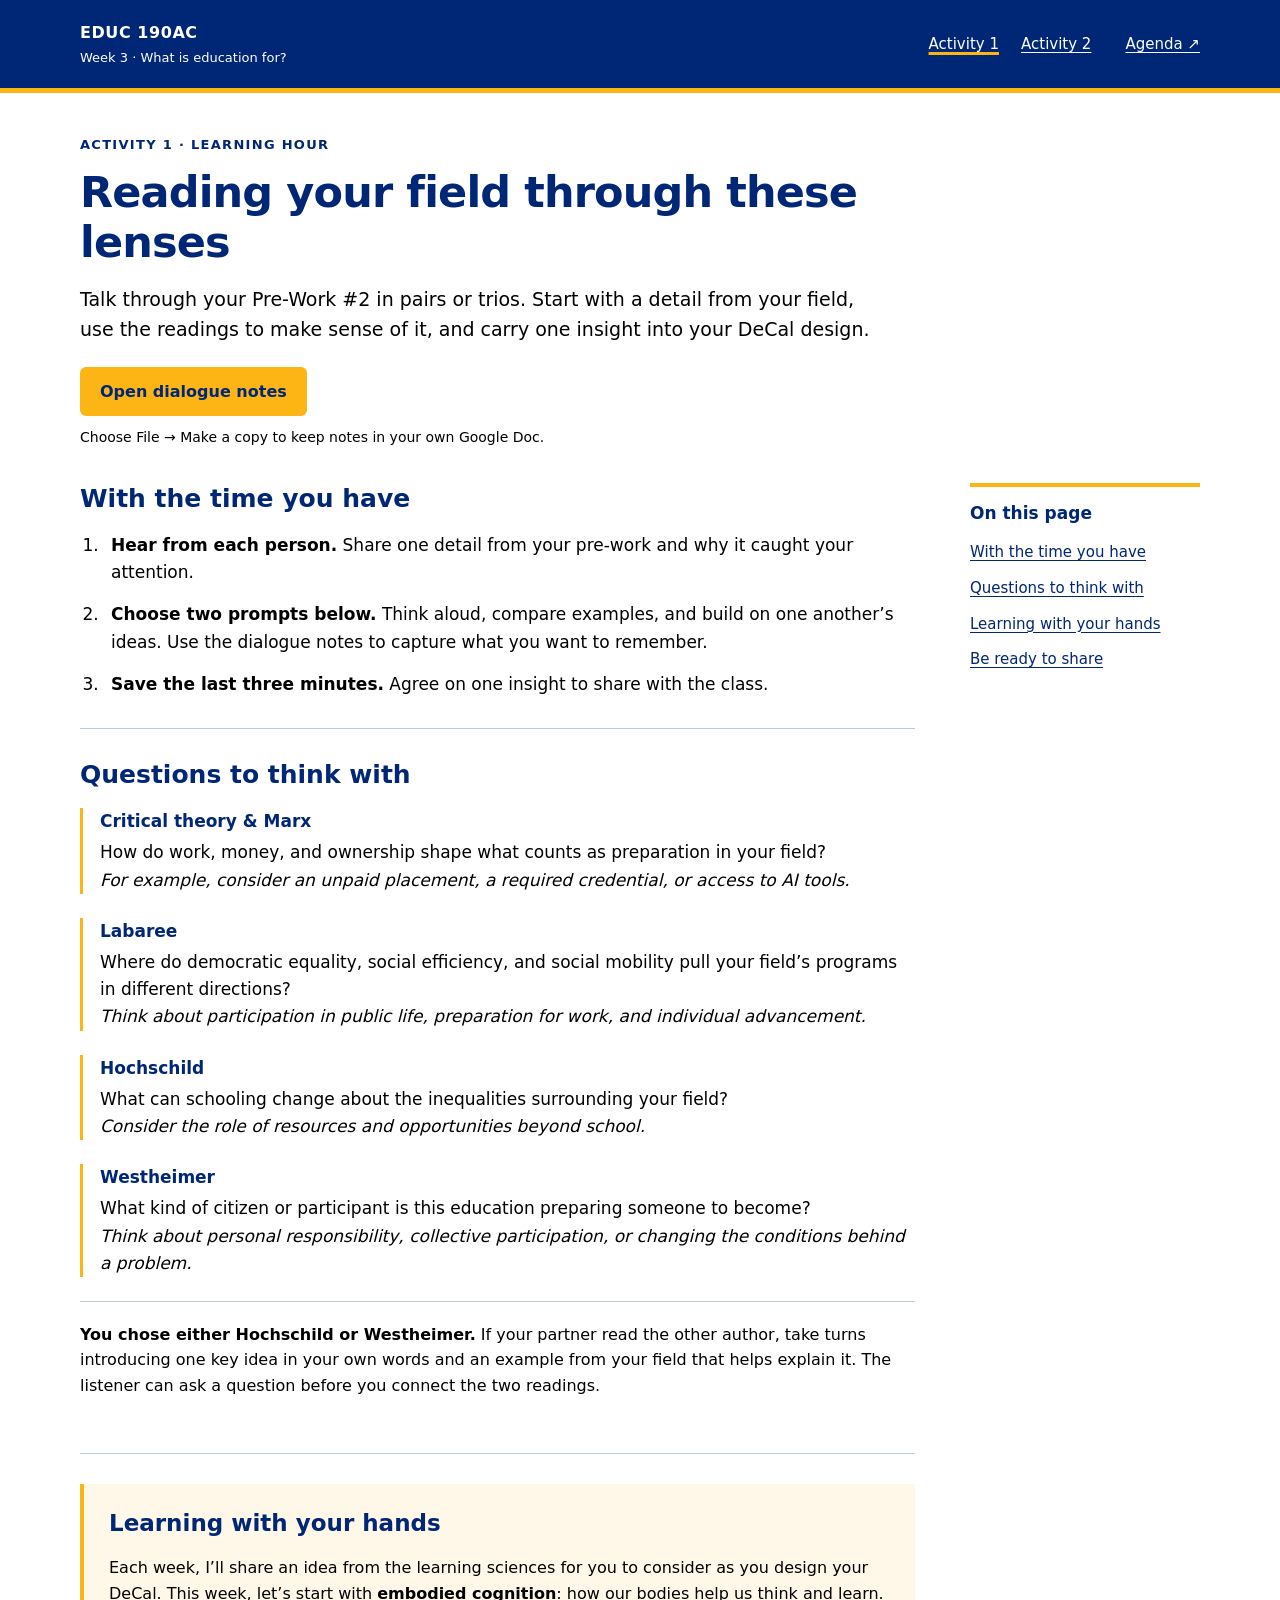
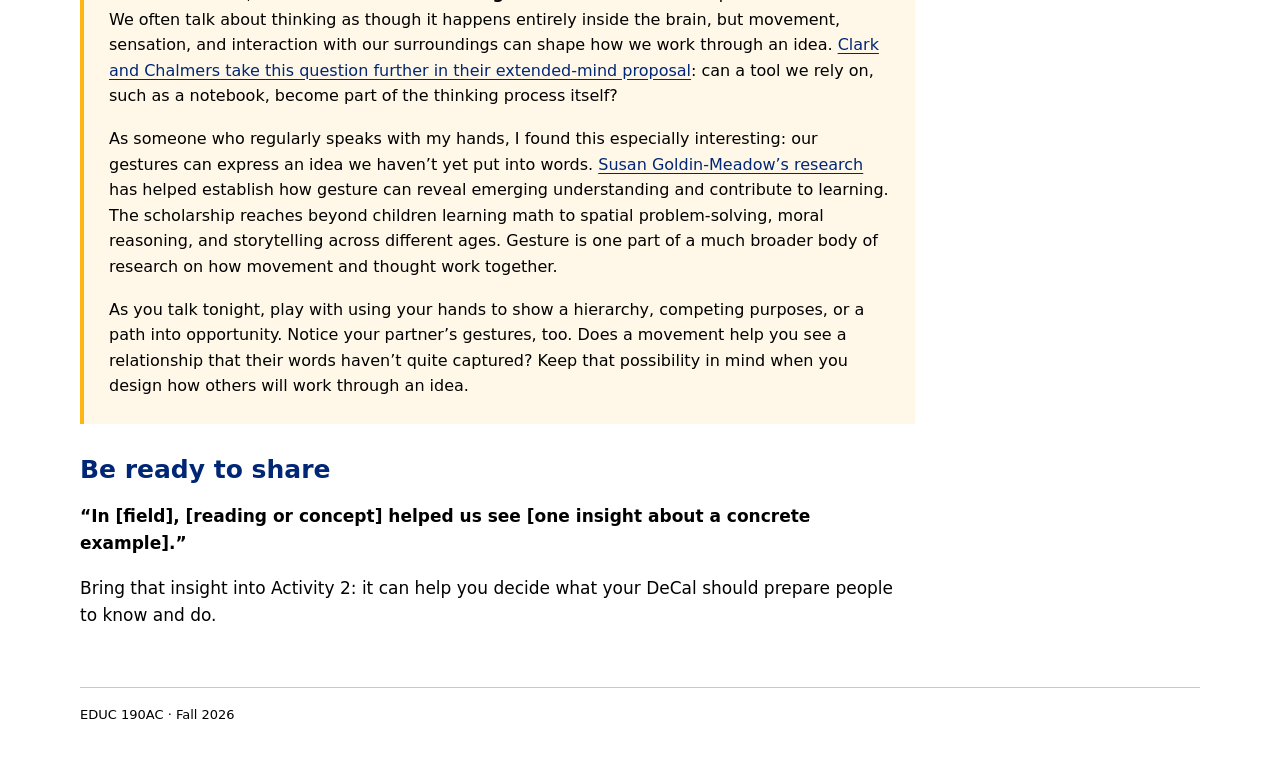
<file: index.html>
<!doctype html><html lang="en"><head><meta charset="utf-8"><meta name="viewport" content="width=device-width,initial-scale=1"><meta http-equiv="refresh" content="0;url=week-03/activity-1.html"><title>EDUC 190AC · Fall 2026</title></head><body><p><a href="week-03/activity-1.html">Open Week 3 activities</a></p></body></html>
</file>
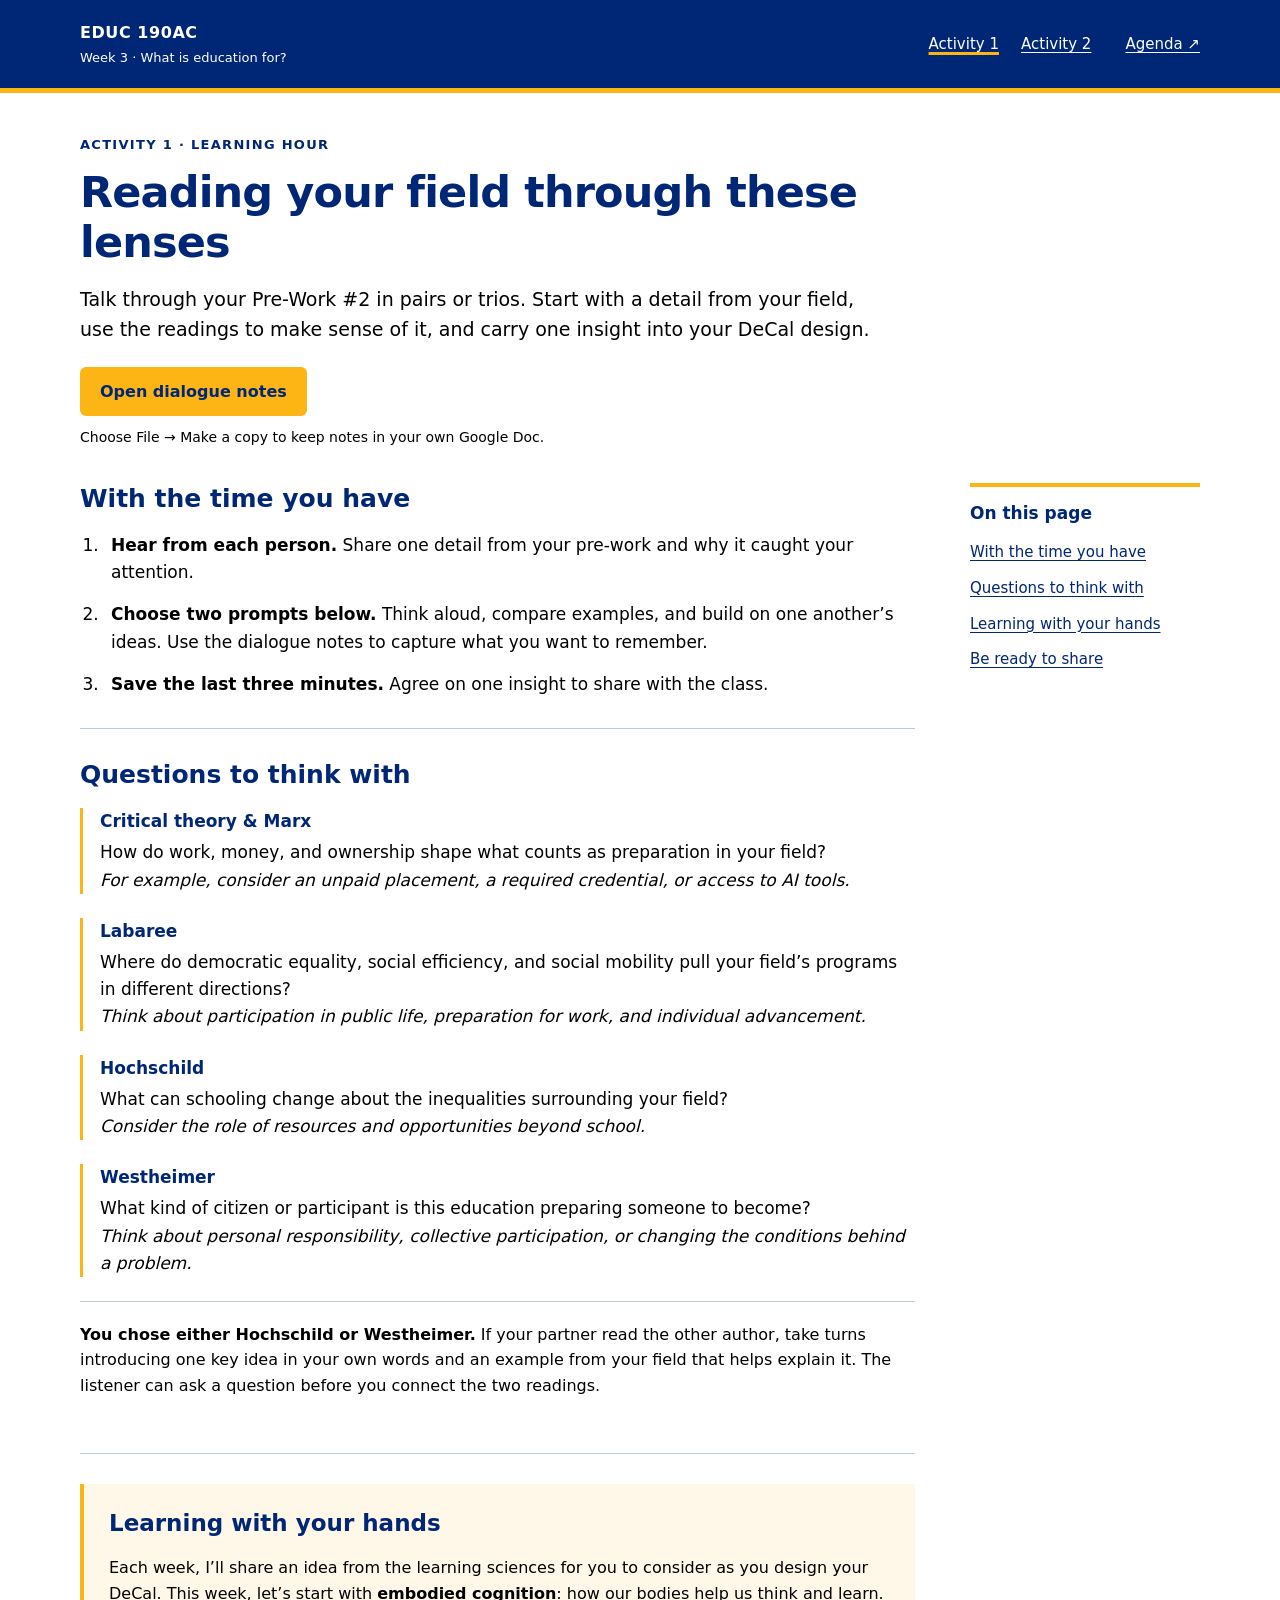
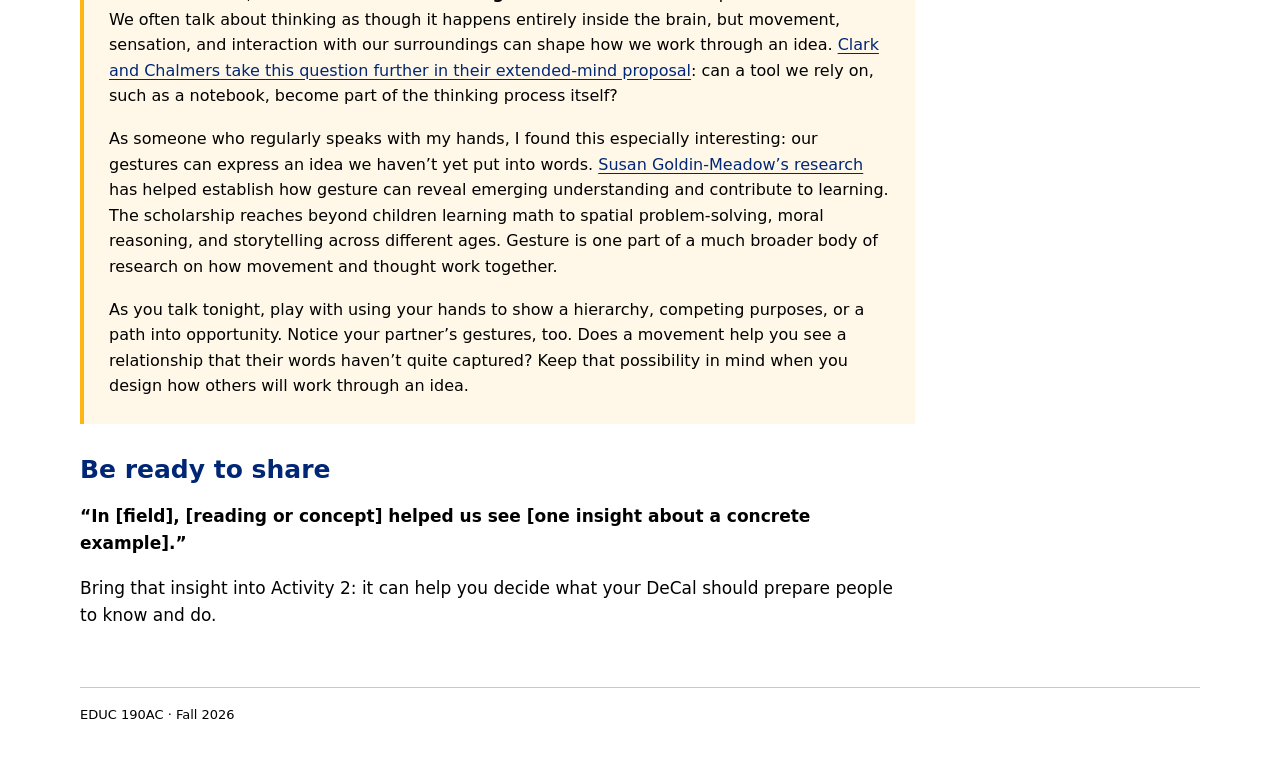
<file: week-03/index.html>
<!doctype html><html lang="en"><head><meta charset="utf-8"><meta http-equiv="refresh" content="0;url=activity-1.html"><meta name="viewport" content="width=device-width,initial-scale=1"><title>Activity 1 | EDUC 190AC</title></head><body><p><a href="activity-1.html">Open Activity 1</a></p></body></html>
</file>
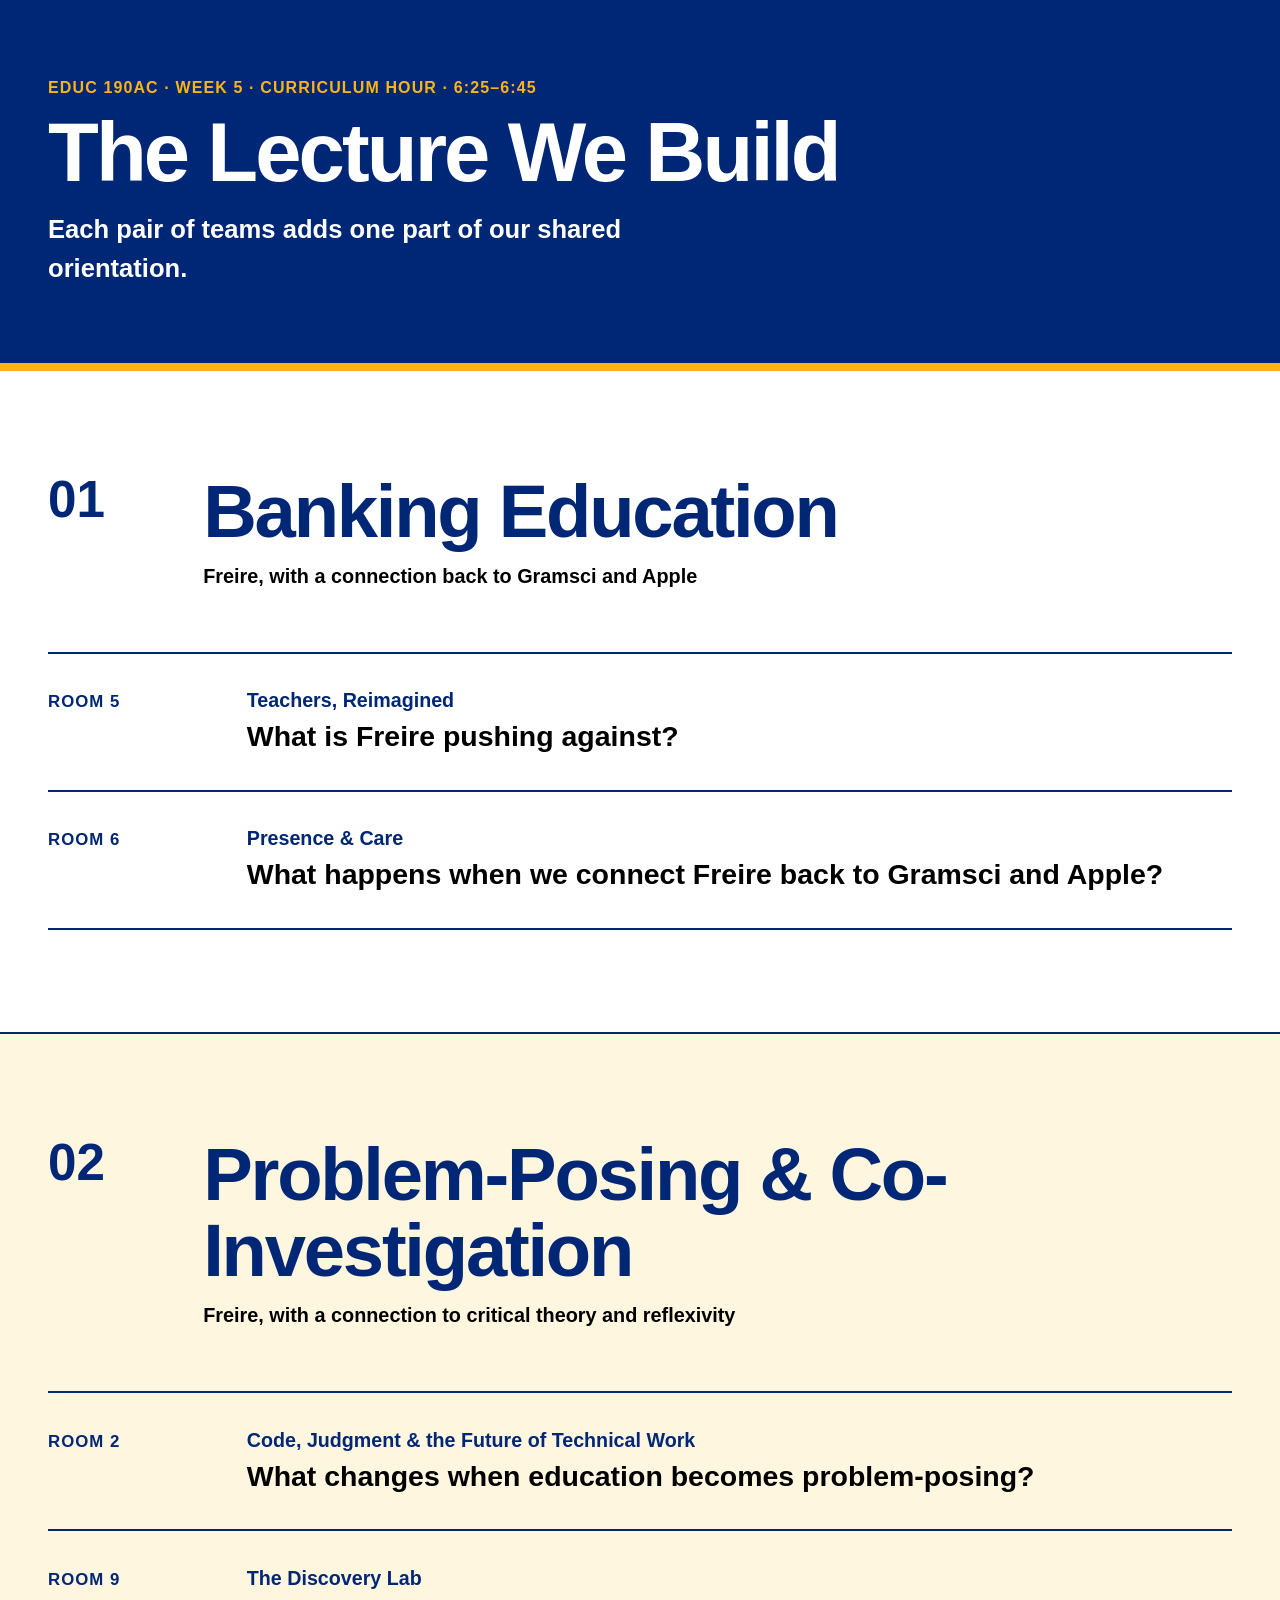
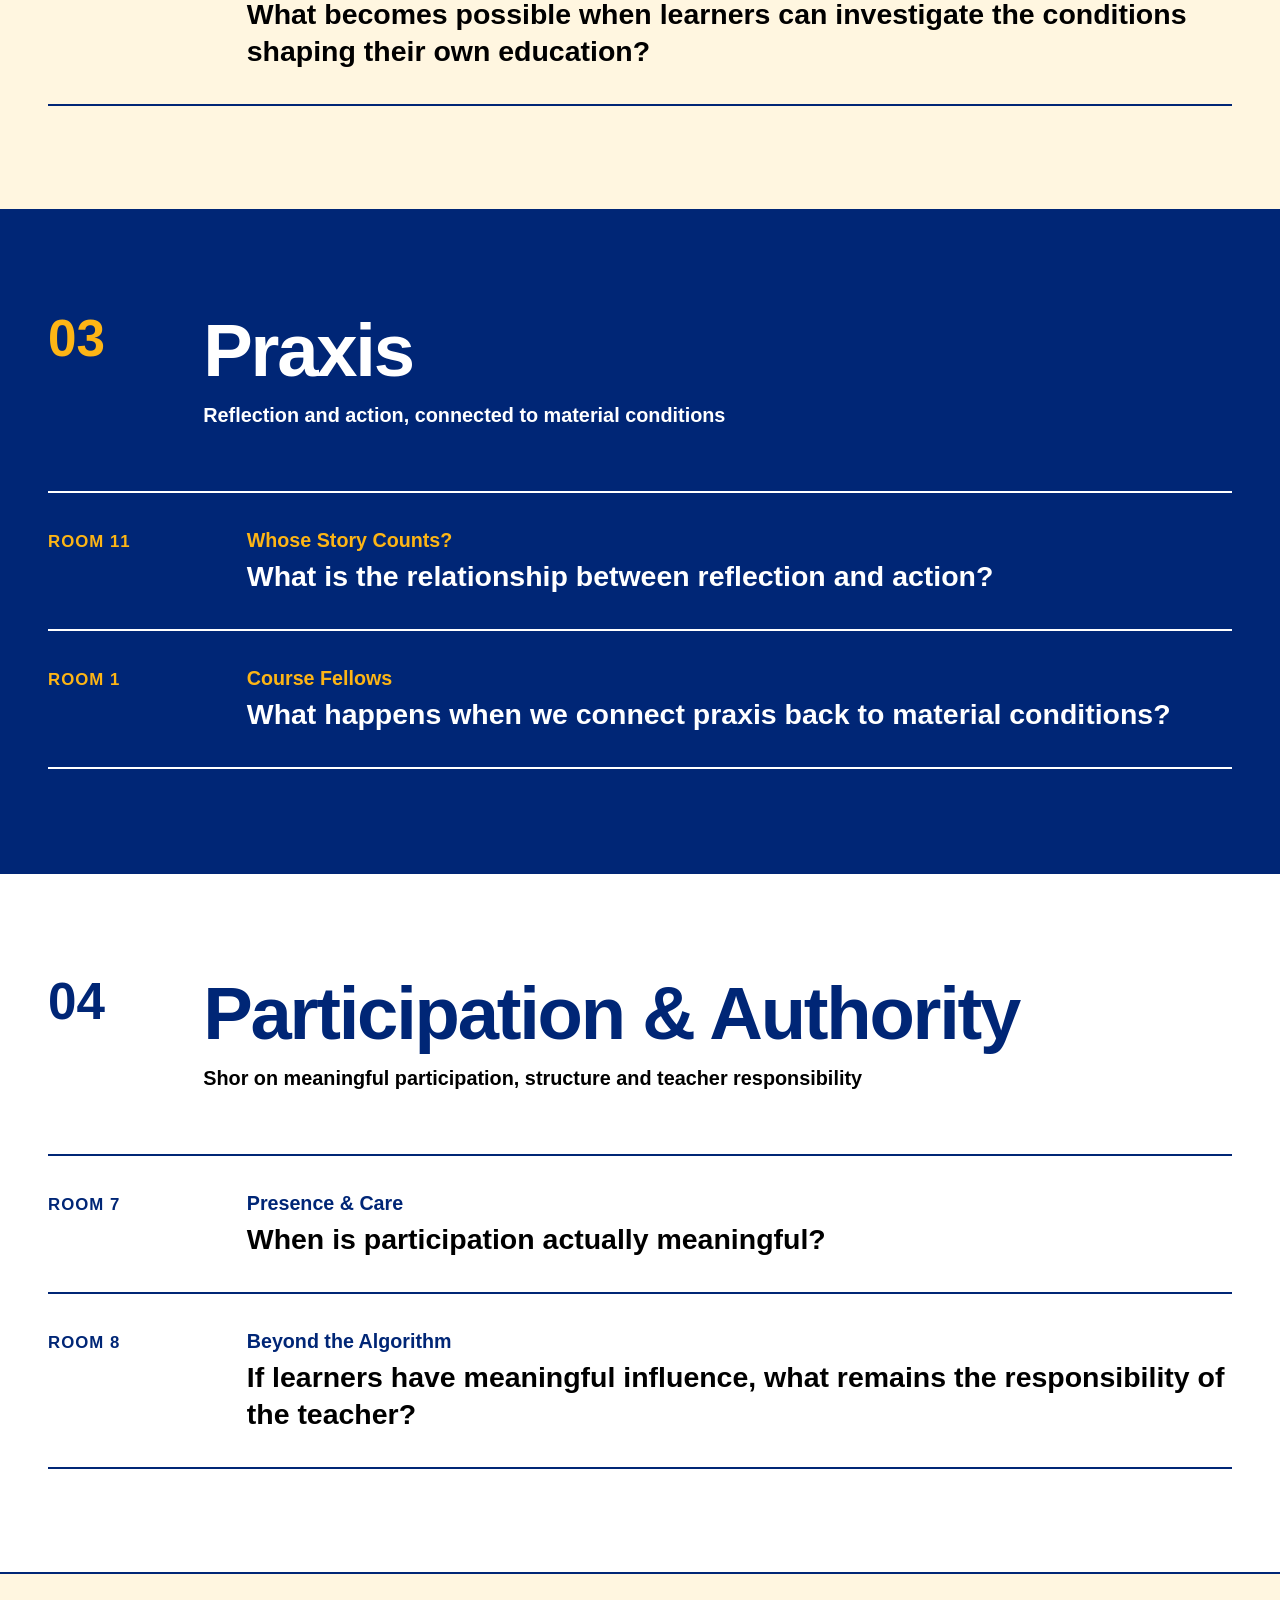
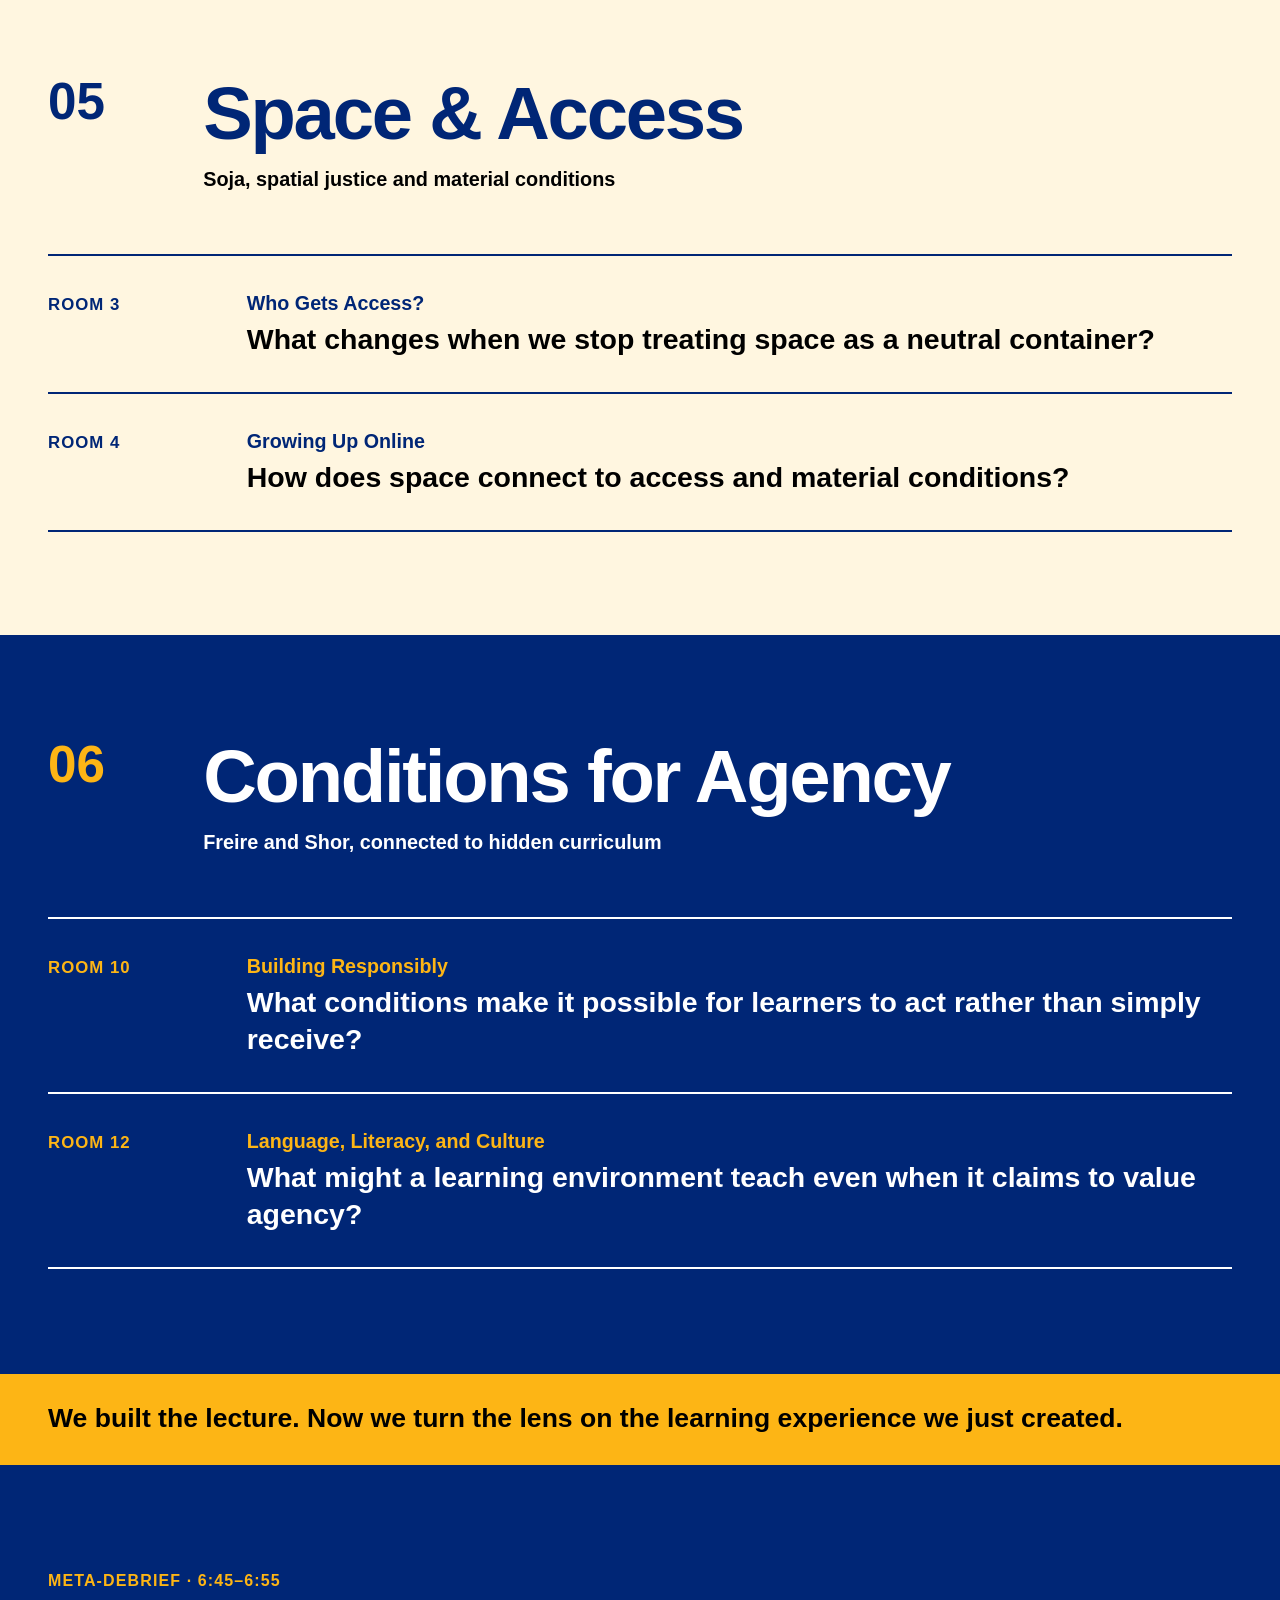
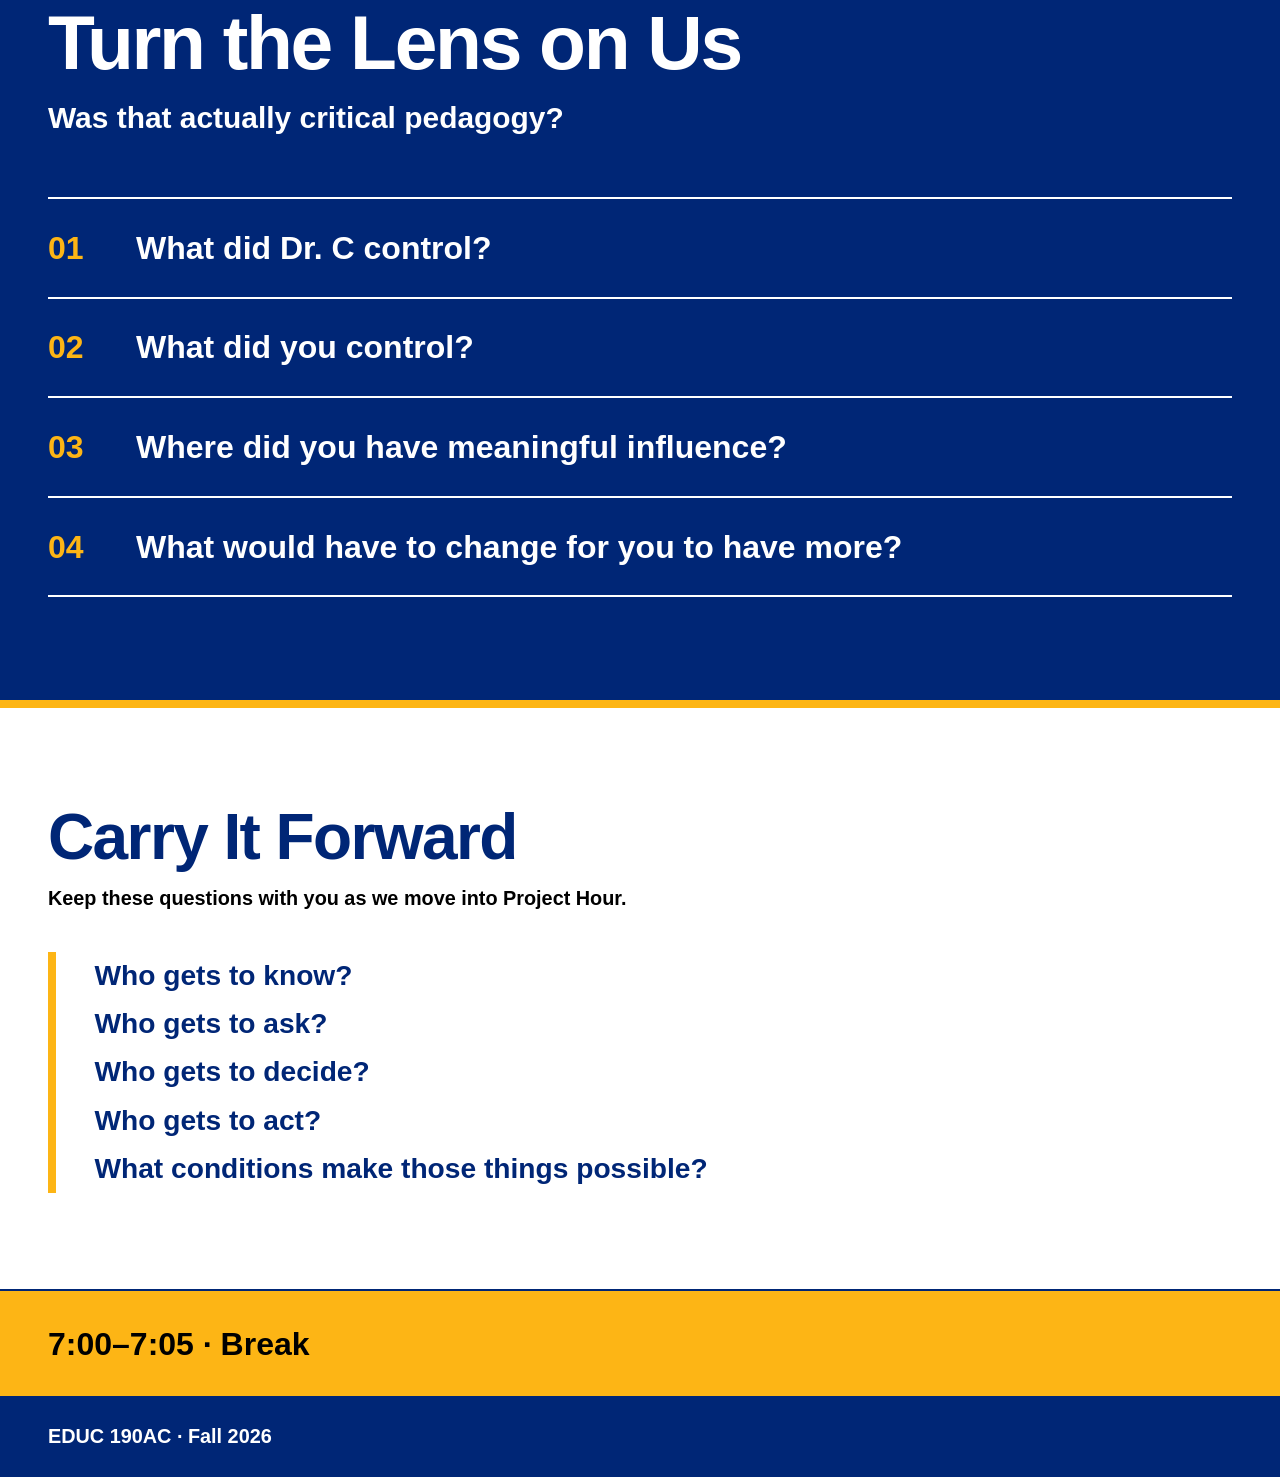
<file: week-05/index.html>
<!doctype html>
<html lang="en">
<head>
  <meta charset="utf-8">
  <meta name="viewport" content="width=device-width, initial-scale=1">
  <meta http-equiv="refresh" content="0; url=activity-1.html">
  <title>Week 5 | EDUC 190AC</title>
</head>
<body>
  <p><a href="activity-1.html">Open the Week 5 Curriculum Hour activity</a></p>
</body>
</html>
</file>
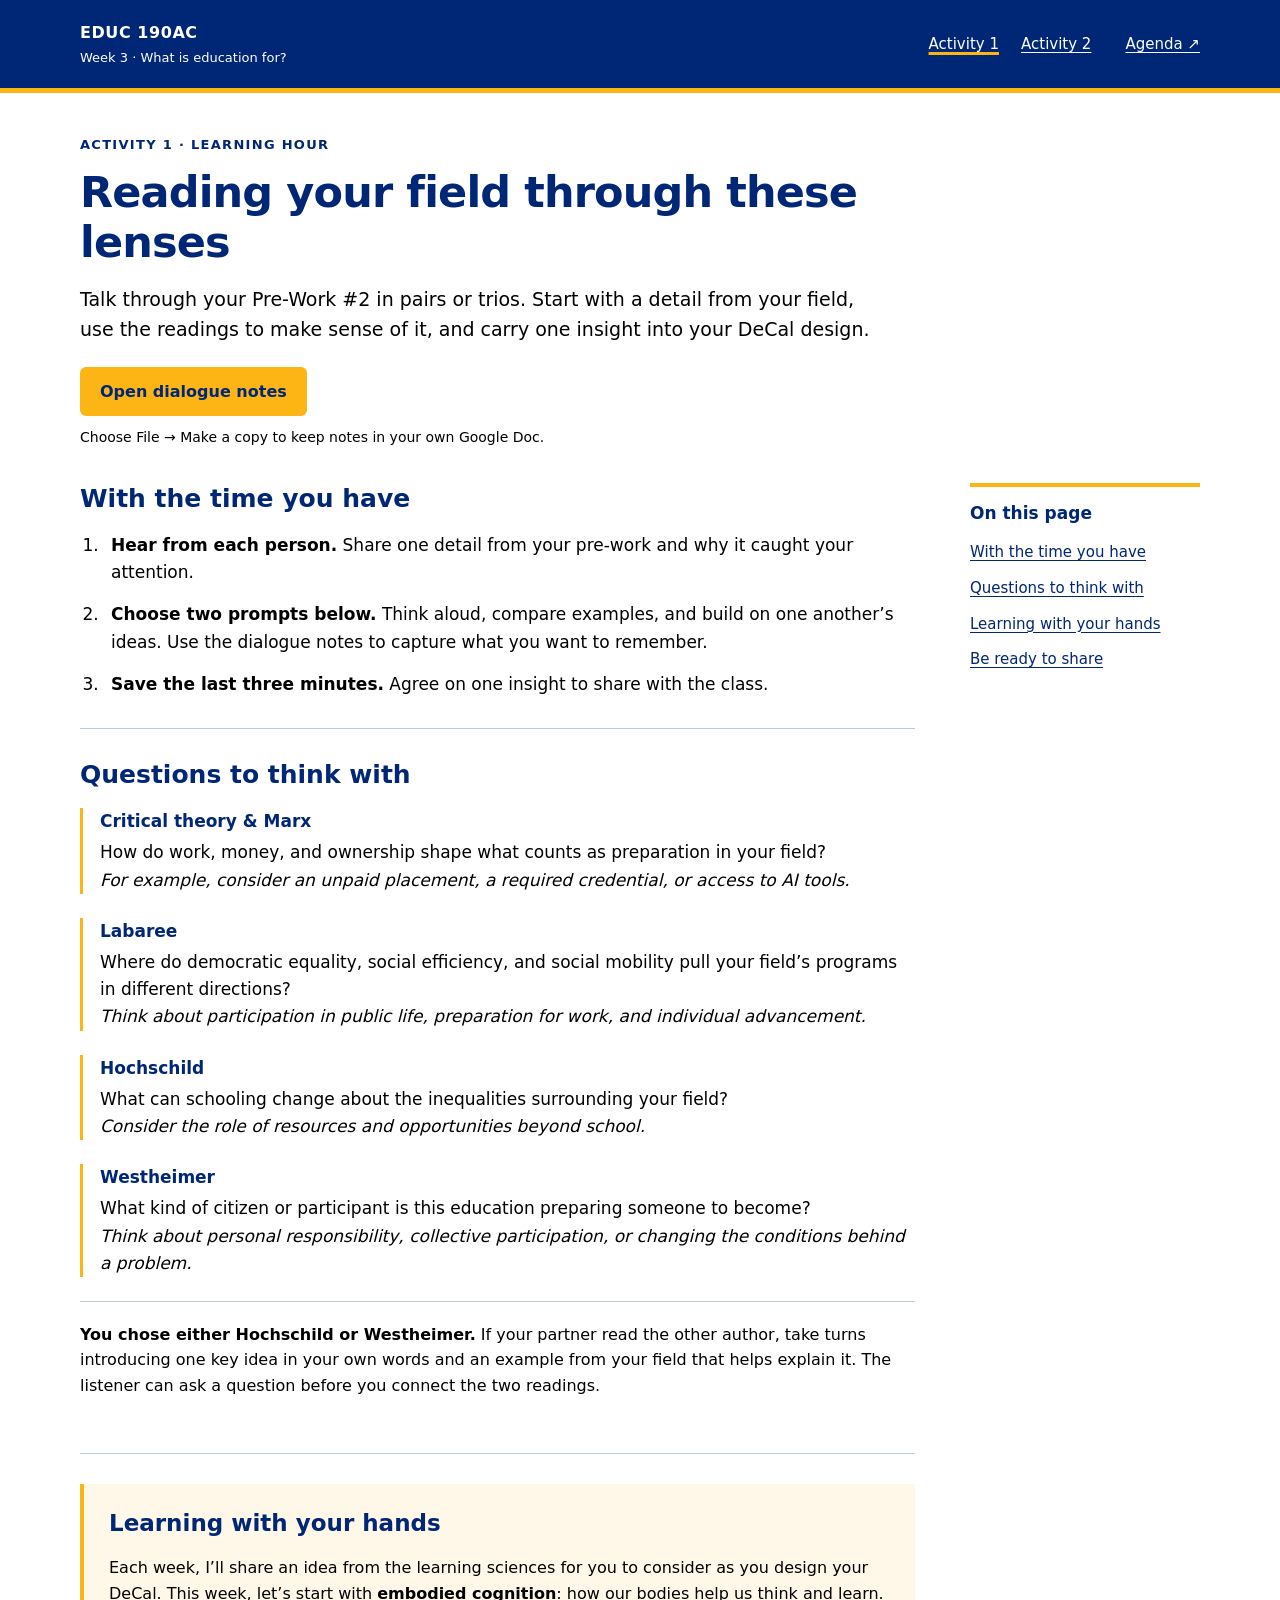
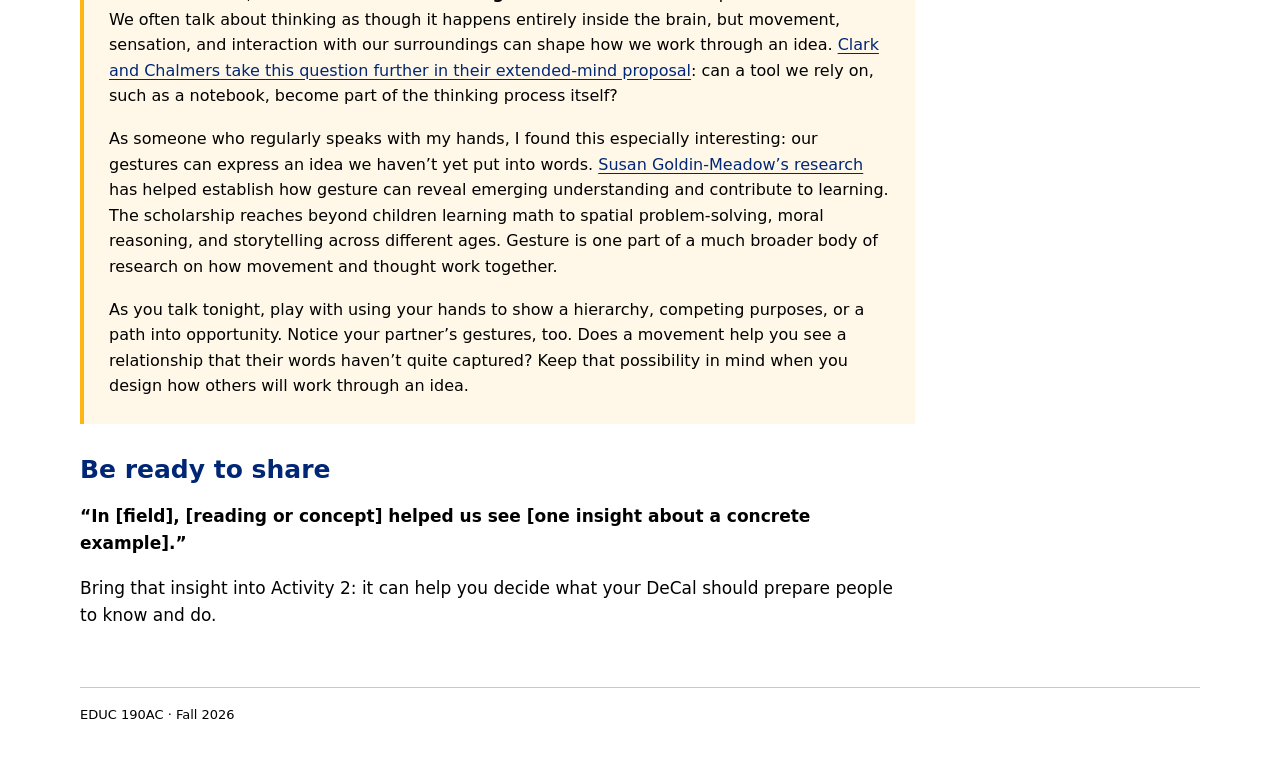
<file: week-03/activity-1.html>
<!doctype html><html lang="en"><head><meta charset="utf-8"><meta name="viewport" content="width=device-width,initial-scale=1"><meta name="robots" content="noindex"><title>Activity 1: Reading your field through these lenses | EDUC 190AC</title><link rel="stylesheet" href="site.css"></head><body><a class="skip" href="#main">Skip to content</a><header class="top"><div class="top-inner"><div class="brand">EDUC 190AC <span>Week 3 · What is education for?</span></div><nav aria-label="Activities"><a href="activity-1.html" aria-current="page">Activity 1</a><a href="activity-2.html">Activity 2</a><a class="agenda-link" href="https://docs.google.com/document/d/1OgMvV95t_cD1zKfYyNf2Ug56nYq-ykixgpOAdclbwqw/edit" target="_blank" rel="noopener noreferrer">Agenda ↗</a></nav></div></header><main id="main" class="shell"><div class="eyebrow">ACTIVITY 1 · LEARNING HOUR</div><h1>Reading your field through these lenses</h1><div class="lead"><p>Talk through your Pre-Work #2 in pairs or trios. Start with a detail from your field, use the readings to make sense of it, and carry one insight into your DeCal design.</p>
</div><a href="https://docs.google.com/document/d/1_m1r9FhnvntKMTBarCUwGy6vCBANLIRiFxz3CZ0_W7E/edit" target="_blank" rel="noopener noreferrer" class="button">Open dialogue notes</a><p class="copy-note">Choose File → Make a copy to keep notes in your own Google Doc.</p><div class="layout"><div class="content"><section class="section" id="section-1"><h2>With the time you have</h2>
<ol><li><strong>Hear from each person.</strong> Share one detail from your pre-work and why it caught your attention.</li><li><strong>Choose two prompts below.</strong> Think aloud, compare examples, and build on one another’s ideas. Use the dialogue notes to capture what you want to remember.</li><li><strong>Save the last three minutes.</strong> Agree on one insight to share with the class.</li></ol>
</section><section class="section" id="section-2"><h2>Questions to think with</h2><div class="lenses">
<p><strong>Critical theory &amp; Marx</strong><br>How do work, money, and ownership shape what counts as preparation in your field?<br><em>For example, consider an unpaid placement, a required credential, or access to AI tools.</em></p>
<p><strong>Labaree</strong><br>Where do democratic equality, social efficiency, and social mobility pull your field’s programs in different directions?<br><em>Think about participation in public life, preparation for work, and individual advancement.</em></p>
<p><strong>Hochschild</strong><br>What can schooling change about the inequalities surrounding your field?<br><em>Consider the role of resources and opportunities beyond school.</em></p>
<p><strong>Westheimer</strong><br>What kind of citizen or participant is this education preparing someone to become?<br><em>Think about personal responsibility, collective participation, or changing the conditions behind a problem.</em></p>
<p><strong>You chose either Hochschild or Westheimer.</strong> If your partner read the other author, take turns introducing one key idea in your own words and an example from your field that helps explain it. The listener can ask a question before you connect the two readings.</p>
</div></section><section class="section learning-note" id="section-3"><h2>Learning with your hands</h2>
<p>Each week, I’ll share an idea from the learning sciences for you to consider as you design your DeCal. This week, let’s start with <strong>embodied cognition</strong>: how our bodies help us think and learn. We often talk about thinking as though it happens entirely inside the brain, but movement, sensation, and interaction with our surroundings can shape how we work through an idea. <a href="https://consc.net/papers/extended.html" target="_blank" rel="noopener noreferrer">Clark and Chalmers take this question further in their extended-mind proposal</a>: can a tool we rely on, such as a notebook, become part of the thinking process itself?</p>
<p>As someone who regularly speaks with my hands, I found this especially interesting: our gestures can express an idea we haven’t yet put into words. <a href="https://pmc.ncbi.nlm.nih.gov/articles/PMC3813017/" target="_blank" rel="noopener noreferrer">Susan Goldin-Meadow’s research</a> has helped establish how gesture can reveal emerging understanding and contribute to learning. The scholarship reaches beyond children learning math to spatial problem-solving, moral reasoning, and storytelling across different ages. Gesture is one part of a much broader body of research on how movement and thought work together.</p>
<p>As you talk tonight, play with using your hands to show a hierarchy, competing purposes, or a path into opportunity. Notice your partner’s gestures, too. Does a movement help you see a relationship that their words haven’t quite captured? Keep that possibility in mind when you design how others will work through an idea.</p>
</section><section class="section" id="section-4"><h2>Be ready to share</h2>
<p><strong>“In [field], [reading or concept] helped us see [one insight about a concrete example].”</strong></p>
<p>Bring that insight into Activity 2: it can help you decide what your DeCal should prepare people to know and do.</p></section></div><aside class="aside"><h2>On this page</h2><nav aria-label="On this page"><a href="#section-1">With the time you have</a><a href="#section-2">Questions to think with</a><a href="#section-3">Learning with your hands</a><a href="#section-4">Be ready to share</a></nav></aside></div><footer>EDUC 190AC · Fall 2026</footer></main></body></html>
</file>
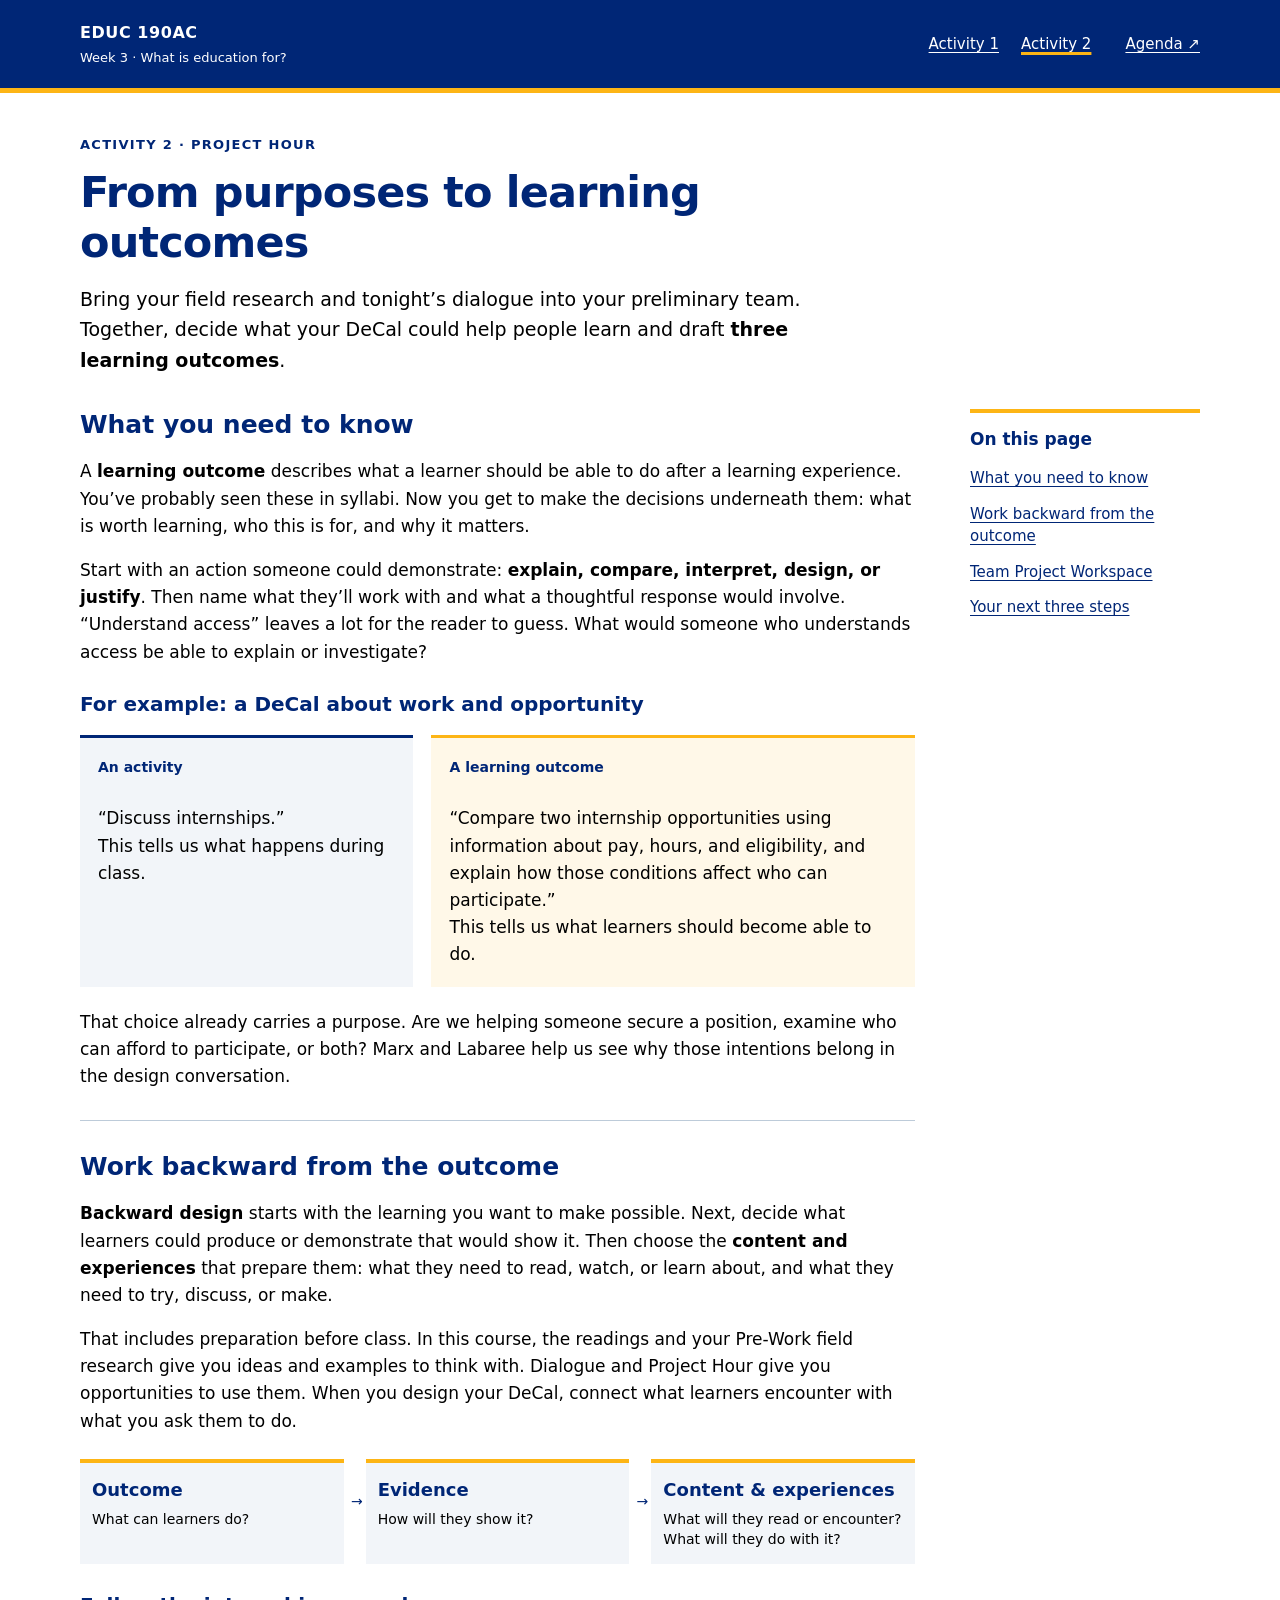
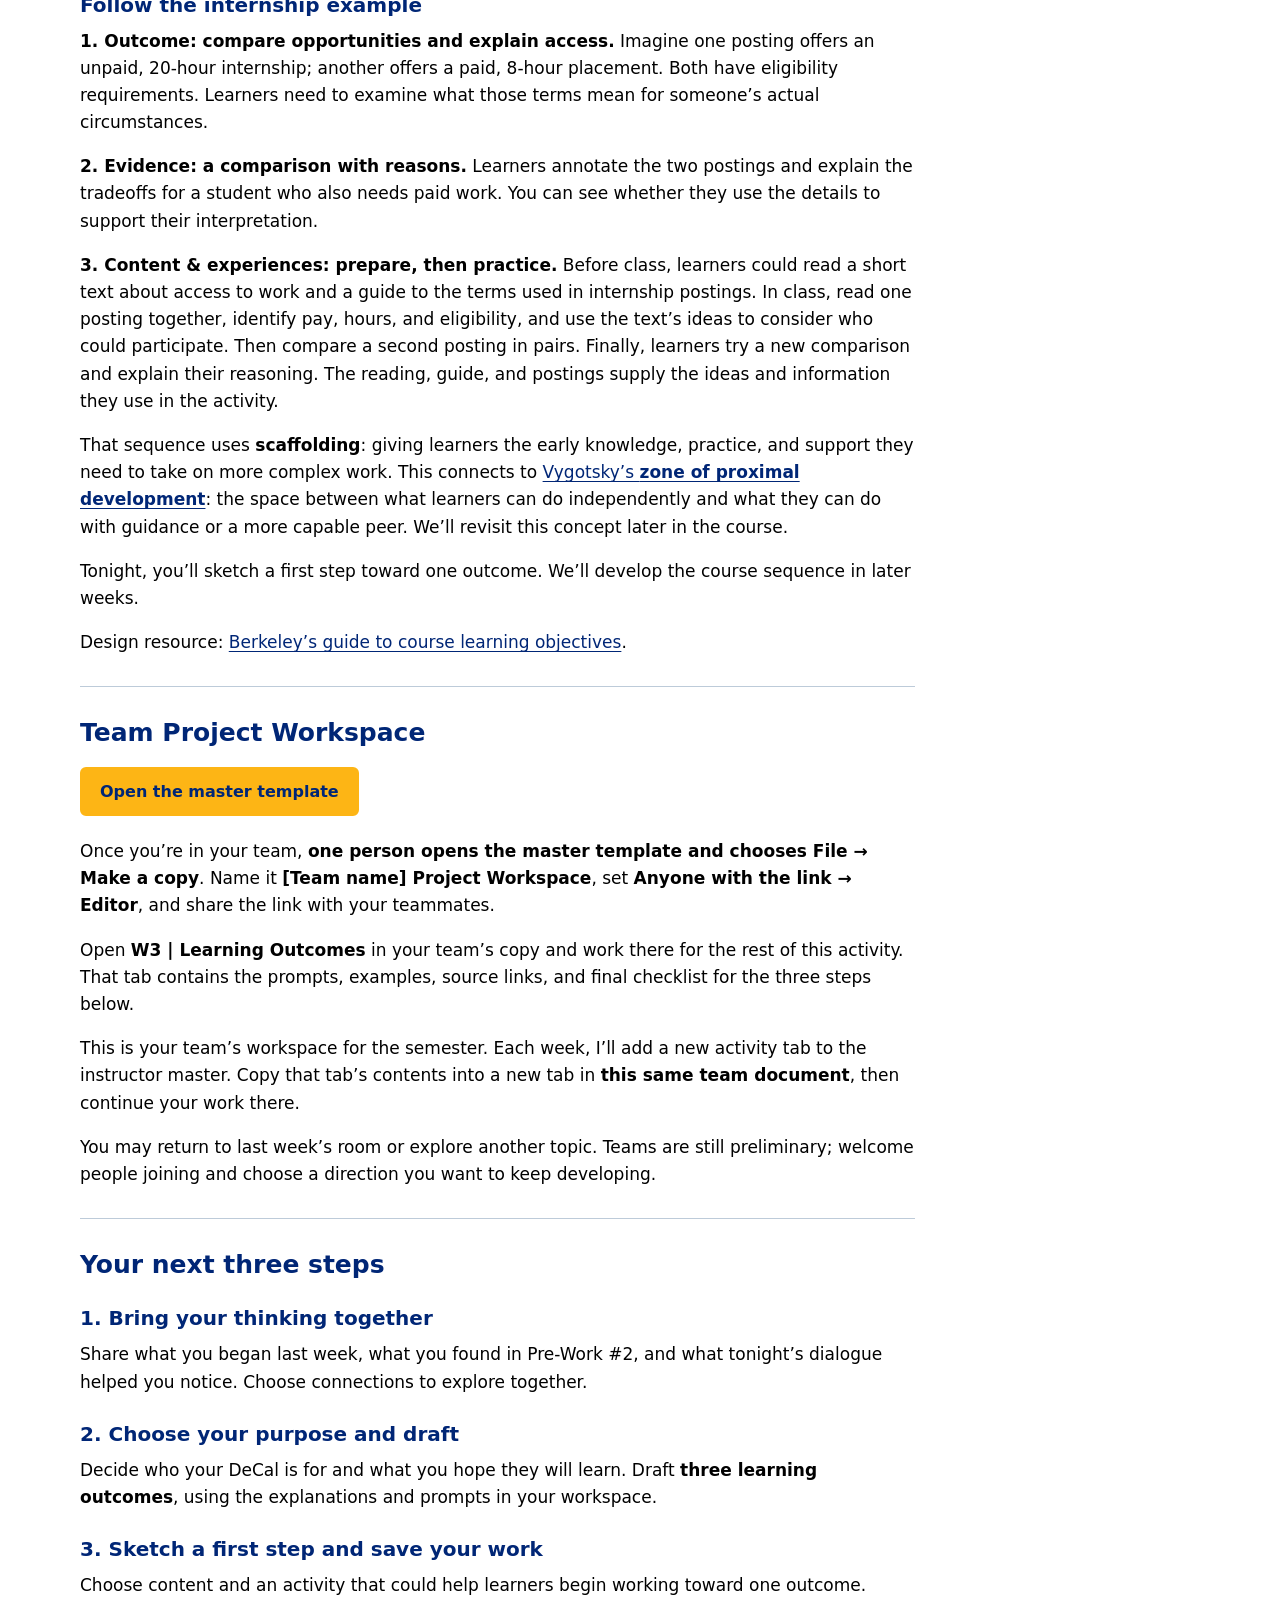
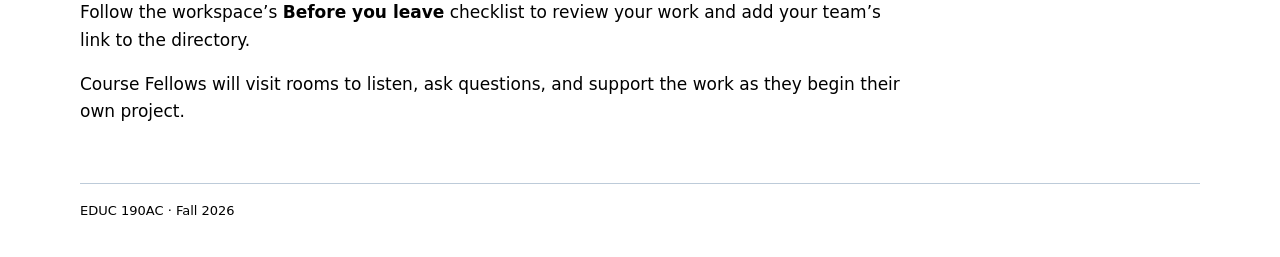
<file: week-03/activity-2.html>
<!doctype html><html lang="en"><head><meta charset="utf-8"><meta name="viewport" content="width=device-width,initial-scale=1"><meta name="robots" content="noindex"><title>Activity 2: From purposes to learning outcomes | EDUC 190AC</title><link rel="stylesheet" href="site.css"></head><body><a class="skip" href="#main">Skip to content</a><header class="top"><div class="top-inner"><div class="brand">EDUC 190AC <span>Week 3 · What is education for?</span></div><nav aria-label="Activities"><a href="activity-1.html">Activity 1</a><a href="activity-2.html" aria-current="page">Activity 2</a><a class="agenda-link" href="https://docs.google.com/document/d/1OgMvV95t_cD1zKfYyNf2Ug56nYq-ykixgpOAdclbwqw/edit" target="_blank" rel="noopener noreferrer">Agenda ↗</a></nav></div></header><main id="main" class="shell"><div class="eyebrow">ACTIVITY 2 · PROJECT HOUR</div><h1>From purposes to learning outcomes</h1><div class="lead"><p>Bring your field research and tonight’s dialogue into your preliminary team. Together, decide what your DeCal could help people learn and draft <strong>three learning outcomes</strong>.</p>
</div><div class="layout"><div class="content"><section class="section" id="section-1"><h2>What you need to know</h2>
<p>A <strong>learning outcome</strong> describes what a learner should be able to do after a learning experience. You’ve probably seen these in syllabi. Now you get to make the decisions underneath them: what is worth learning, who this is for, and why it matters.</p>
<p>Start with an action someone could demonstrate: <strong>explain, compare, interpret, design, or justify</strong>. Then name what they’ll work with and what a thoughtful response would involve. “Understand access” leaves a lot for the reader to guess. What would someone who understands access be able to explain or investigate?</p>
<h3>For example: a DeCal about work and opportunity</h3>
<div class="example-pair"><p><strong>An activity</strong><br>“Discuss internships.”<br>This tells us what happens during class.</p>
<p><strong>A learning outcome</strong><br>“Compare two internship opportunities using information about pay, hours, and eligibility, and explain how those conditions affect who can participate.”<br>This tells us what learners should become able to do.</p>
</div><p>That choice already carries a purpose. Are we helping someone secure a position, examine who can afford to participate, or both? Marx and Labaree help us see why those intentions belong in the design conversation.</p>
</section><section class="section" id="section-2"><h2>Work backward from the outcome</h2>
<p><strong>Backward design</strong> starts with the learning you want to make possible. Next, decide what learners could produce or demonstrate that would show it. Then choose the <strong>content and experiences</strong> that prepare them: what they need to read, watch, or learn about, and what they need to try, discuss, or make.</p>
<p>That includes preparation before class. In this course, the readings and your Pre-Work field research give you ideas and examples to think with. Dialogue and Project Hour give you opportunities to use them. When you design your DeCal, connect what learners encounter with what you ask them to do.</p>
<div class="design-path" aria-label="Backward design sequence"><span><b>Outcome</b>What can learners do?</span><span><b>Evidence</b>How will they show it?</span><span><b>Content &amp; experiences</b>What will they read or encounter? What will they do with it?</span></div>
<h3>Follow the internship example</h3>
<p><strong>1. Outcome: compare opportunities and explain access.</strong> Imagine one posting offers an unpaid, 20-hour internship; another offers a paid, 8-hour placement. Both have eligibility requirements. Learners need to examine what those terms mean for someone’s actual circumstances.</p>
<p><strong>2. Evidence: a comparison with reasons.</strong> Learners annotate the two postings and explain the tradeoffs for a student who also needs paid work. You can see whether they use the details to support their interpretation.</p>
<p><strong>3. Content &amp; experiences: prepare, then practice.</strong> Before class, learners could read a short text about access to work and a guide to the terms used in internship postings. In class, read one posting together, identify pay, hours, and eligibility, and use the text’s ideas to consider who could participate. Then compare a second posting in pairs. Finally, learners try a new comparison and explain their reasoning. The reading, guide, and postings supply the ideas and information they use in the activity.</p>
<p>That sequence uses <strong>scaffolding</strong>: giving learners the early knowledge, practice, and support they need to take on more complex work. This connects to <a href="https://home.fau.edu/musgrove/web/vygotsky1978.pdf#page=24" target="_blank" rel="noopener noreferrer">Vygotsky’s <strong>zone of proximal development</strong></a>: the space between what learners can do independently and what they can do with guidance or a more capable peer. We’ll revisit this concept later in the course.</p>
<p>Tonight, you’ll sketch a first step toward one outcome. We’ll develop the course sequence in later weeks.</p>
<p>Design resource: <a href="https://teaching.berkeley.edu/teaching-strategies/designing-your-course/establish-course-level-learning-objectives" target="_blank" rel="noopener noreferrer">Berkeley’s guide to course learning objectives</a>.</p>
</section><section class="section" id="section-3"><h2>Team Project Workspace</h2><div class="resource-links"><a href="https://docs.google.com/document/d/1-opfFlzolrzXpAyFpm-KeoeiTkYiLmteFubobmUFXfM/edit" target="_blank" rel="noopener noreferrer" class="button">Open the master template</a></div>
<p>Once you’re in your team, <strong>one person opens the master template and chooses File → Make a copy</strong>. Name it <strong>[Team name] Project Workspace</strong>, set <strong>Anyone with the link → Editor</strong>, and share the link with your teammates.</p>
<p>Open <strong>W3 | Learning Outcomes</strong> in your team’s copy and work there for the rest of this activity. That tab contains the prompts, examples, source links, and final checklist for the three steps below.</p>
<p>This is your team’s workspace for the semester. Each week, I’ll add a new activity tab to the instructor master. Copy that tab’s contents into a new tab in <strong>this same team document</strong>, then continue your work there.</p>
<p>You may return to last week’s room or explore another topic. Teams are still preliminary; welcome people joining and choose a direction you want to keep developing.</p>
</section><section class="section" id="section-4"><h2>Your next three steps</h2>
<h3>1. Bring your thinking together</h3>
<p>Share what you began last week, what you found in Pre-Work #2, and what tonight’s dialogue helped you notice. Choose connections to explore together.</p>
<h3>2. Choose your purpose and draft</h3>
<p>Decide who your DeCal is for and what you hope they will learn. Draft <strong>three learning outcomes</strong>, using the explanations and prompts in your workspace.</p>
<h3>3. Sketch a first step and save your work</h3>
<p>Choose content and an activity that could help learners begin working toward one outcome. Follow the workspace’s <strong>Before you leave</strong> checklist to review your work and add your team’s link to the directory.</p>
<p>Course Fellows will visit rooms to listen, ask questions, and support the work as they begin their own project.</p></section></div><aside class="aside"><h2>On this page</h2><nav aria-label="On this page"><a href="#section-1">What you need to know</a><a href="#section-2">Work backward from the outcome</a><a href="#section-3">Team Project Workspace</a><a href="#section-4">Your next three steps</a></nav></aside></div><footer>EDUC 190AC · Fall 2026</footer></main></body></html>
</file>
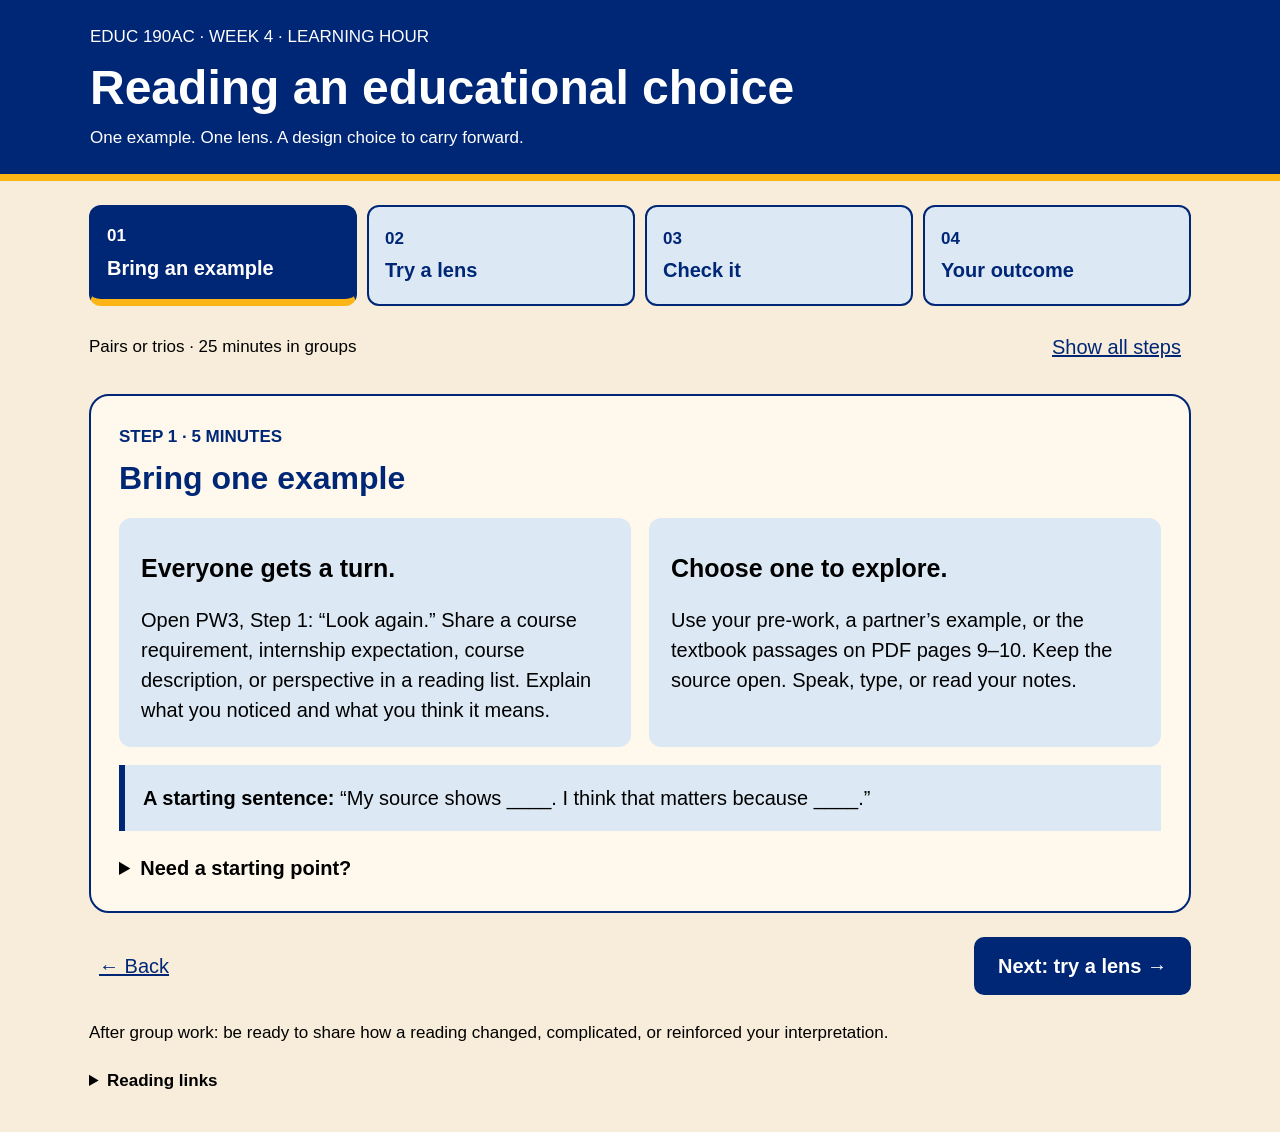
<file: week-04/activity-1.html>
<!doctype html><html lang="en"><head><meta charset="utf-8"><meta name="viewport" content="width=device-width,initial-scale=1"><title>Week 4 | Reading an educational choice</title><style>*{box-sizing:border-box}body{margin:0;background:#f7edda;color:#000;font:20px/1.5 Lato,Arial,sans-serif}button,a{font:inherit}button{cursor:pointer}button:focus-visible,a:focus-visible{outline:4px solid #002676;outline-offset:4px}header{background:#002676;color:#fff;padding:24px max(24px,calc((100vw - 1100px)/2));border-bottom:7px solid #fdb515}header p{margin:0;font-size:17px}h1{font-size:clamp(30px,4vw,48px);line-height:1.15;margin:10px 0}main{max-width:1150px;margin:auto;padding:24px}h2{font-size:32px;line-height:1.2;margin:10px 0 20px;color:#002676}h3{font-size:30px;line-height:1.25;margin:8px 0 16px}p{margin:10px 0 18px}.steps{display:grid;grid-template-columns:repeat(4,1fr);gap:10px;margin-bottom:16px}.steps button{background:#dce9f5;border:2px solid #002676;text-align:left;padding:16px;color:#002676;font-weight:bold;border-radius:12px}.steps button[aria-current=step]{background:#002676;color:#fff;border-bottom:7px solid #fdb515}.steps span{display:block;font-size:17px;margin-bottom:4px}.utility{display:flex;justify-content:space-between;align-items:center;gap:16px;margin:12px 0 22px}.utility p{font-size:17px;margin:0}.textbutton{background:transparent;border:0;text-decoration:underline;color:#002676;padding:10px}.panel{background:#fff9ed;border:2px solid #002676;border-radius:20px;padding:28px;margin-bottom:20px}.tag{font-size:17px;font-weight:bold;color:#002676;margin:0}.blocks{display:grid;grid-template-columns:1fr 1fr;gap:18px}.block{background:#dce9f5;padding:22px;border-radius:12px}.block p:last-child{margin-bottom:0}.big{font-size:25px;font-weight:bold}.action{background:#002676;color:#fff;border:2px solid #002676;border-radius:10px;padding:12px 22px;font-weight:bold}.gold{background:#fdb515;color:#000}.choices{display:grid;grid-template-columns:repeat(3,1fr);gap:10px;margin:18px 0}.choices button{background:#dce9f5;color:#002676;border:2px solid #002676;border-radius:10px;padding:14px;font-size:19px;font-weight:bold;min-height:70px}.choices button[aria-pressed=true]{background:#fdb515;color:#000;border:3px solid #002676}.lens{background:#002676;color:white;padding:28px;border-radius:16px;border-top:7px solid #fdb515}.lens .tag{color:white}.lens .prompt{background:#fdb515;color:#000;padding:16px;border-radius:8px;font-size:24px;font-weight:bold}.source{font-size:17px}.note{background:#dce9f5;border-left:6px solid #002676;padding:18px;margin-top:18px}.footer-nav{display:flex;justify-content:space-between;gap:12px;margin-top:24px}.footer-nav button{min-height:50px}li{margin:10px 0}a{color:#002676}.js-only{display:none}.js .js-only{display:block}.js .steps,.js .choices{display:grid}.choices button{min-width:0;overflow-wrap:anywhere}.js .utility,.js .footer-nav{display:flex}[hidden]{display:none!important}.skip{position:absolute;top:-100px;background:#fff;padding:12px}.skip:focus{top:0;z-index:10}footer{font-size:17px;padding:15px 0}details{margin-top:22px}summary{cursor:pointer;font-weight:bold}#allLensFallback article{border-top:2px solid #002676;margin:20px 0;padding-top:15px}@media(max-width:650px){body{font-size:19px}main{padding:16px}.panel{padding:20px}.steps{grid-template-columns:1fr 1fr}.choices{grid-template-columns:1fr 1fr}.blocks{grid-template-columns:1fr}.lens{padding:20px}h2{font-size:28px}h3{font-size:27px}.utility{align-items:start}.utility p{max-width:55%}}@media print{header{background:none;color:#000}body{font-size:12pt;background:white}.js-only,.footer-nav{display:none!important}.panel[hidden]{display:block!important}.panel{break-inside:avoid}.lens{background:white;color:#000}.lens .tag{color:#000}}</style></head><body><a class="skip" href="#main">Skip to activity</a><header><p>EDUC 190AC · WEEK 4 · LEARNING HOUR</p><h1>Reading an educational choice</h1><p>One example. One lens. A design choice to carry forward.</p></header><main id="main"><nav class="steps js-only" aria-label="Activity steps"><button type="button" data-step="0" aria-controls="step1"><span>01</span>Bring an example</button><button type="button" data-step="1" aria-controls="step2"><span>02</span>Try a lens</button><button type="button" data-step="2" aria-controls="step3"><span>03</span>Check it</button><button type="button" data-step="3" aria-controls="step4"><span>04</span>Your outcome</button></nav><div class="utility js-only"><p>Pairs or trios · 25 minutes in groups</p><button id="showAll" class="textbutton" aria-pressed="false">Show all steps</button></div>
<section class="panel" id="step1" aria-labelledby="heading1"><p class="tag">STEP 1 · 5 MINUTES</p><h2 id="heading1" tabindex="-1">Bring one example</h2><div class="blocks"><div class="block"><p class="big">Everyone gets a turn.</p><p>Open PW3, Step 1: “Look again.” Share a course requirement, internship expectation, course description, or perspective in a reading list. Explain what you noticed and what you think it means.</p></div><div class="block"><p class="big">Choose one to explore.</p><p>Use your pre-work, a partner’s example, or the textbook passages on PDF pages 9–10. Keep the source open. Speak, type, or read your notes.</p></div></div><p class="note"><strong>A starting sentence:</strong> “My source shows ____. I think that matters because ____.”</p><details><summary>Need a starting point?</summary><p>Use the textbook comparison or a partner’s example if your pre-work is unavailable. Fellows: use your EDUC 190AC observation and your own learning goal.</p></details></section>
<section class="panel" id="step2" aria-labelledby="heading2"><p class="tag">STEPS 2 + 3 · 12 MINUTES TOGETHER</p><h2 id="heading2" tabindex="-1">Try one lens</h2><p>Draw a lens or choose one below. Use a passage from the reading to connect it to your example.</p><button id="drawLens" class="action gold js-only">Draw a lens ↻</button><div id="lensChoices" class="choices js-only" aria-label="Choose a lens"></div><article id="lensCard" class="lens js-only" aria-live="polite" aria-atomic="true"></article><div id="allLensFallback"><article><h3>Common sense</h3><p>Ideas we inherit can come to feel obvious, even when they conflict.</p><p><strong>Name one assumption your example takes for granted.</strong></p><p class="source">Gross, pp. 52–54, 60–61.</p></article><article><h3>Hegemony & consent</h3><p>Institutions and familiar ideas can help secure support for a social order, alongside coercion.</p><p><strong>Identify what could make people accept this arrangement.</strong></p><p class="source">Gross, pp. 59–64. A possible explanation is not a proven cause.</p></article><article><h3>Contradictory consciousness</h3><p>An inherited explanation can sit uneasily with what people learn through living and working.</p><p><strong>Look for evidence of a tension between a familiar belief and lived experience.</strong></p><p class="source">Gross, pp. 52–53, 60–61. Do not assume another person’s beliefs.</p></article><article><h3>Whose knowledge counts?</h3><p>Curricula give some knowledge and perspectives more authority than others.</p><p><strong>Identify a perspective that is centered or missing.</strong></p><p class="source">Apple, Preface to the Second Edition, pp. vii–ix.</p></article><article><h3>Hidden curriculum</h3><p>The way education is organized can teach expectations about authority and participation.</p><p><strong>Consider what one rule or routine might teach beyond the stated content.</strong></p><p class="source">Gross, pp. 66–67. Check effects rather than assuming them.</p></article><article><h3>Material conditions</h3><p>Time, money, work, and access shape what people can do.</p><p><strong>Identify one condition that enables or limits participation.</strong></p><p class="source">Week 3 bridge; Gross, pp. 61–62.</p></article></div><p class="source">If a lens does not fit, choose another. You only need one.</p></section>
<section class="panel" id="step3" aria-labelledby="heading3"><p class="tag">CONTINUE YOUR 12-MINUTE CONVERSATION</p><h2 id="heading3" tabindex="-1">Check your interpretation</h2><div class="blocks"><div class="block"><p class="big">What supports it?</p><p>Point to a detail in your source.</p></div><div class="block"><p class="big">What might you be overlooking?</p><p>Name a limit, another explanation, or a perspective you still need.</p></div></div><p class="note"><strong>Save one sentence:</strong> “Our interpretation is ____, supported by ____. We are still unsure about ____.”</p></section>
<section class="panel" id="step4" aria-labelledby="heading4"><p class="tag">STEP 4 · 8 MINUTES</p><h2 id="heading4" tabindex="-1">Return to your outcome</h2><p>Each person returns to their own proposal, or drafts one from today’s conversation. Explain your decision to a partner and save these notes.</p><div class="blocks"><div class="block"><p class="big">My outcome</p><p>Learners will be able to…</p><p><strong>My reason:</strong> I would keep or revise it because…</p></div><div class="block"><p class="big">Possible evidence</p><p>Learners could show this by…</p><p><strong>My open question:</strong> I still need to consider…</p></div></div><p class="note">Bring your notes into Project Hour. Fellows: apply this to the ability you want to develop in supporting learning.</p><details><summary>Activity or learning outcome?</summary><p><strong>Activity:</strong> Discuss internships.</p><p><strong>Outcome:</strong> Compare two internship postings and explain how pay, hours, and eligibility affect access.</p></details></section>
<div class="footer-nav js-only"><button id="back" class="textbutton">← Back</button><button id="next" class="action">Next: try a lens →</button></div><footer><p>After group work: be ready to share how a reading changed, complicated, or reinforced your interpretation.</p><details><summary>Reading links</summary><ul><li><a href="https://drive.google.com/file/d/0B3tgxtcb5iWjbHlOc3ZiUm45ekk/view?usp=sharing&amp;resourcekey=0-RgCzu-k6VOhJOoRZTMMwCA" target="_blank" rel="noopener noreferrer">Gross, Education and Hegemony: The Influence of Antonio Gramsci</a>, printed pp. 52–54 and 59–67.</li><li><a href="https://drive.google.com/file/d/1ajQ1iPb0WWq7VG3yEFG38iL2VWm-k2hQ/view?usp=sharing" target="_blank" rel="noopener noreferrer">Apple, Ideology and Curriculum, Preface to the Second Edition</a>, printed pp. vii–ix.</li><li><a href="https://drive.google.com/file/d/1Gm_Q2u6ygGIDMTHg084IMUTxYvdSKCC0/view?usp=sharing" target="_blank" rel="noopener noreferrer">Goldstein, Two States. Eight Textbooks. Two American Stories. (PDF)</a>, January 12, 2020. The suburban-growth comparison appears on PDF pp. 9–12.</li></ul></details></footer></main><script>const lenses=[["Common sense", "What is treated as normal?", "Ideas we inherit can come to feel obvious, even when they conflict.", "Name one assumption your example takes for granted.", "Gross, pp. 52\u201354, 60\u201361."], ["Hegemony & consent", "What makes this seem legitimate?", "Institutions and familiar ideas can help secure support for a social order, alongside coercion.", "Identify what could make people accept this arrangement.", "Gross, pp. 59\u201364. A possible explanation is not a proven cause."], ["Contradictory consciousness", "Where do belief and experience clash?", "An inherited explanation can sit uneasily with what people learn through living and working.", "Look for evidence of a tension between a familiar belief and lived experience.", "Gross, pp. 52\u201353, 60\u201361. Do not assume another person\u2019s beliefs."], ["Whose knowledge counts?", "Whose account shapes the story?", "Curricula give some knowledge and perspectives more authority than others.", "Identify a perspective that is centered or missing.", "Apple, Preface to the Second Edition, pp. vii\u2013ix."], ["Hidden curriculum", "What does the routine teach?", "The way education is organized can teach expectations about authority and participation.", "Consider what one rule or routine might teach beyond the stated content.", "Gross, pp. 66\u201367. Check effects rather than assuming them."], ["Material conditions", "Who can actually participate?", "Time, money, work, and access shape what people can do.", "Identify one condition that enables or limits participation.", "Week 3 bridge; Gross, pp. 61\u201362."]];let current=0,all=false,chosen=0;const panels=[...document.querySelectorAll('.panel')], tabs=[...document.querySelectorAll('[data-step]')];function show(i,focus=false){current=i;panels.forEach((p,n)=>p.hidden=!all&&n!==i);tabs.forEach((t,n)=>{if(n===i)t.setAttribute('aria-current','step');else t.removeAttribute('aria-current')});document.getElementById('back').disabled=i===0;document.getElementById('next').hidden=i===3;document.getElementById('next').textContent=['Next: try a lens →','Next: check it →','Next: your outcome →',''][i];if(focus)document.getElementById('heading'+(i+1)).focus();}tabs.forEach((t,i)=>t.onclick=()=>show(i,true));document.getElementById('next').onclick=()=>show(Math.min(3,current+1),true);document.getElementById('back').onclick=()=>show(Math.max(0,current-1),true);document.getElementById('showAll').onclick=function(){all=!all;this.setAttribute('aria-pressed',String(all));this.textContent=all?'Show one step':'Show all steps';show(current)};function pick(i){chosen=i;const l=lenses[i];document.getElementById('lensCard').innerHTML='<p class="tag">'+l[0]+'</p><h3>'+l[1]+'</h3><p>'+l[2]+'</p><p class="prompt">'+l[3]+'</p><p class="source">'+l[4]+'</p>';[...document.getElementById('lensChoices').children].forEach((b,n)=>b.setAttribute('aria-pressed',String(n===i)))}lenses.forEach((l,i)=>{const b=document.createElement('button');b.textContent=l[0];b.onclick=()=>pick(i);document.getElementById('lensChoices').append(b)});document.getElementById('drawLens').onclick=()=>pick((chosen+1+Math.floor(Math.random()*5))%6);document.documentElement.classList.add('js');document.getElementById('allLensFallback').hidden=true;pick(0);show(0);</script></body></html>
</file>
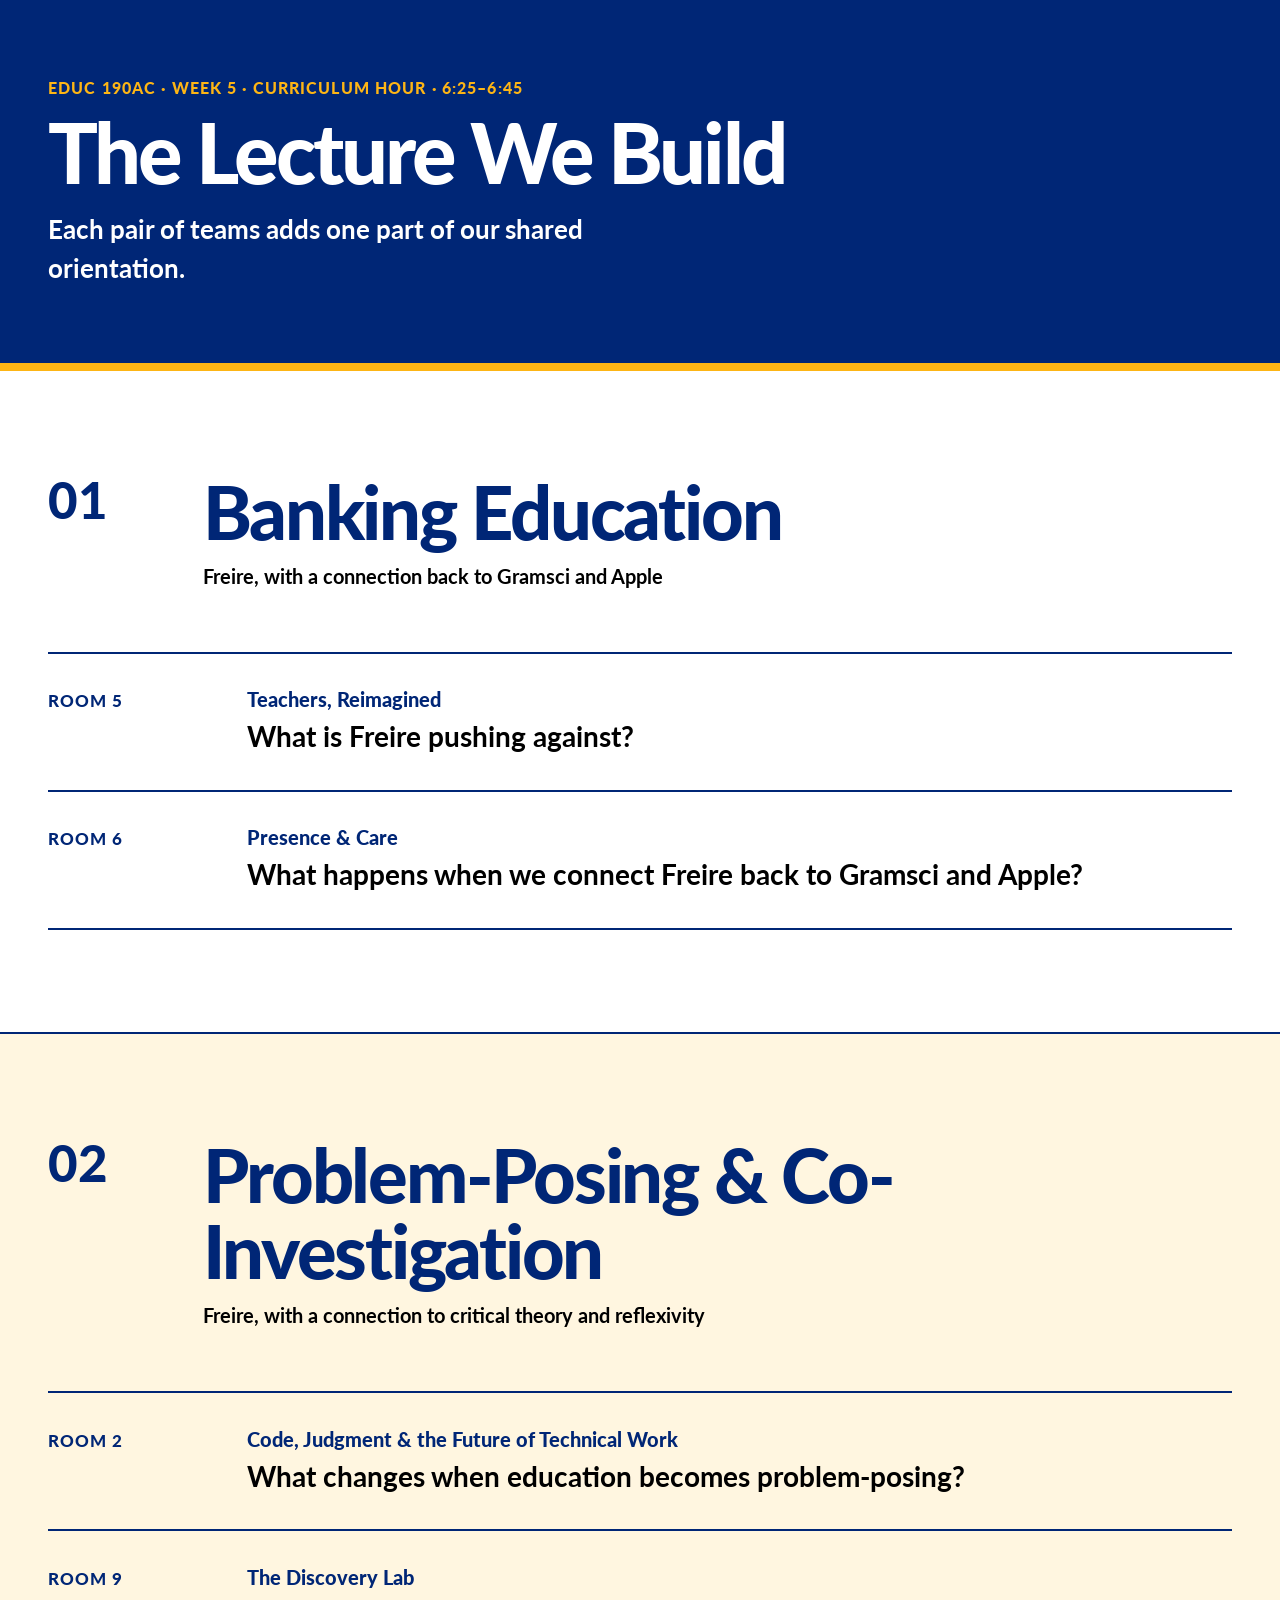
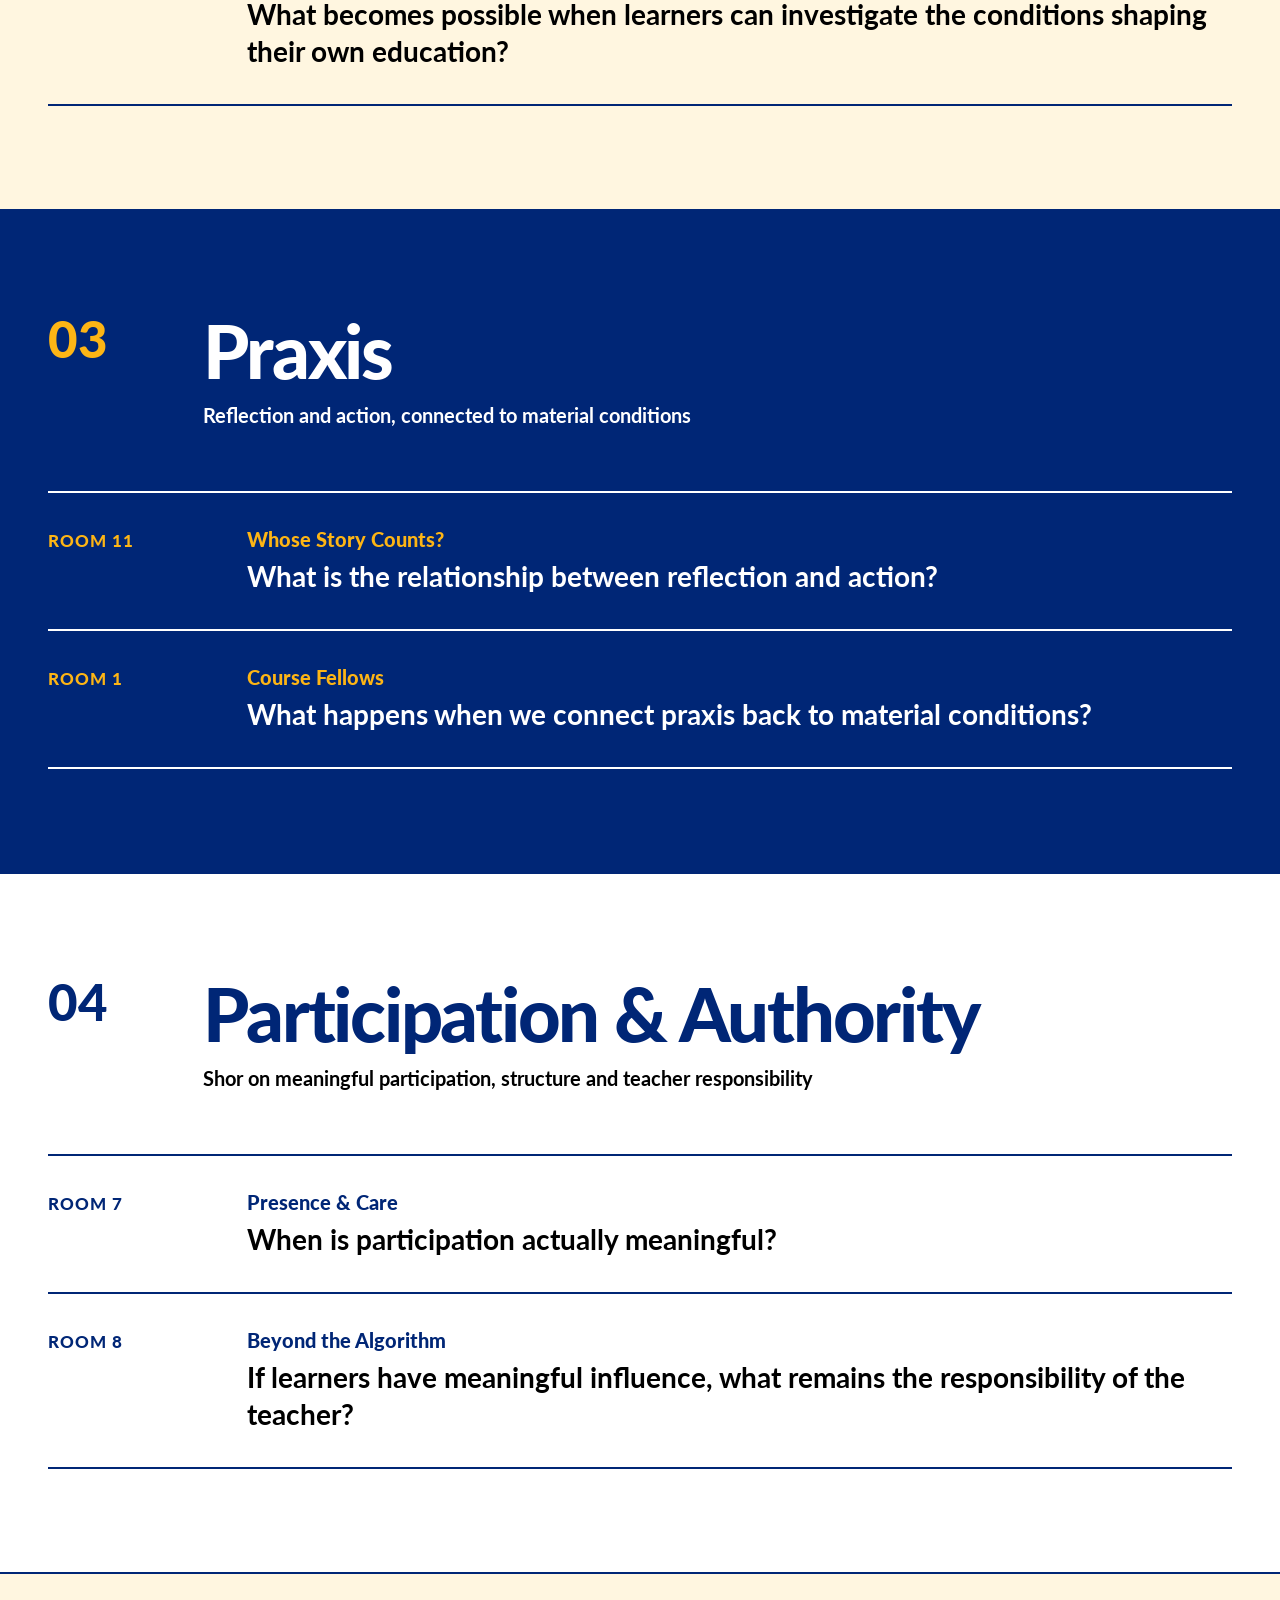
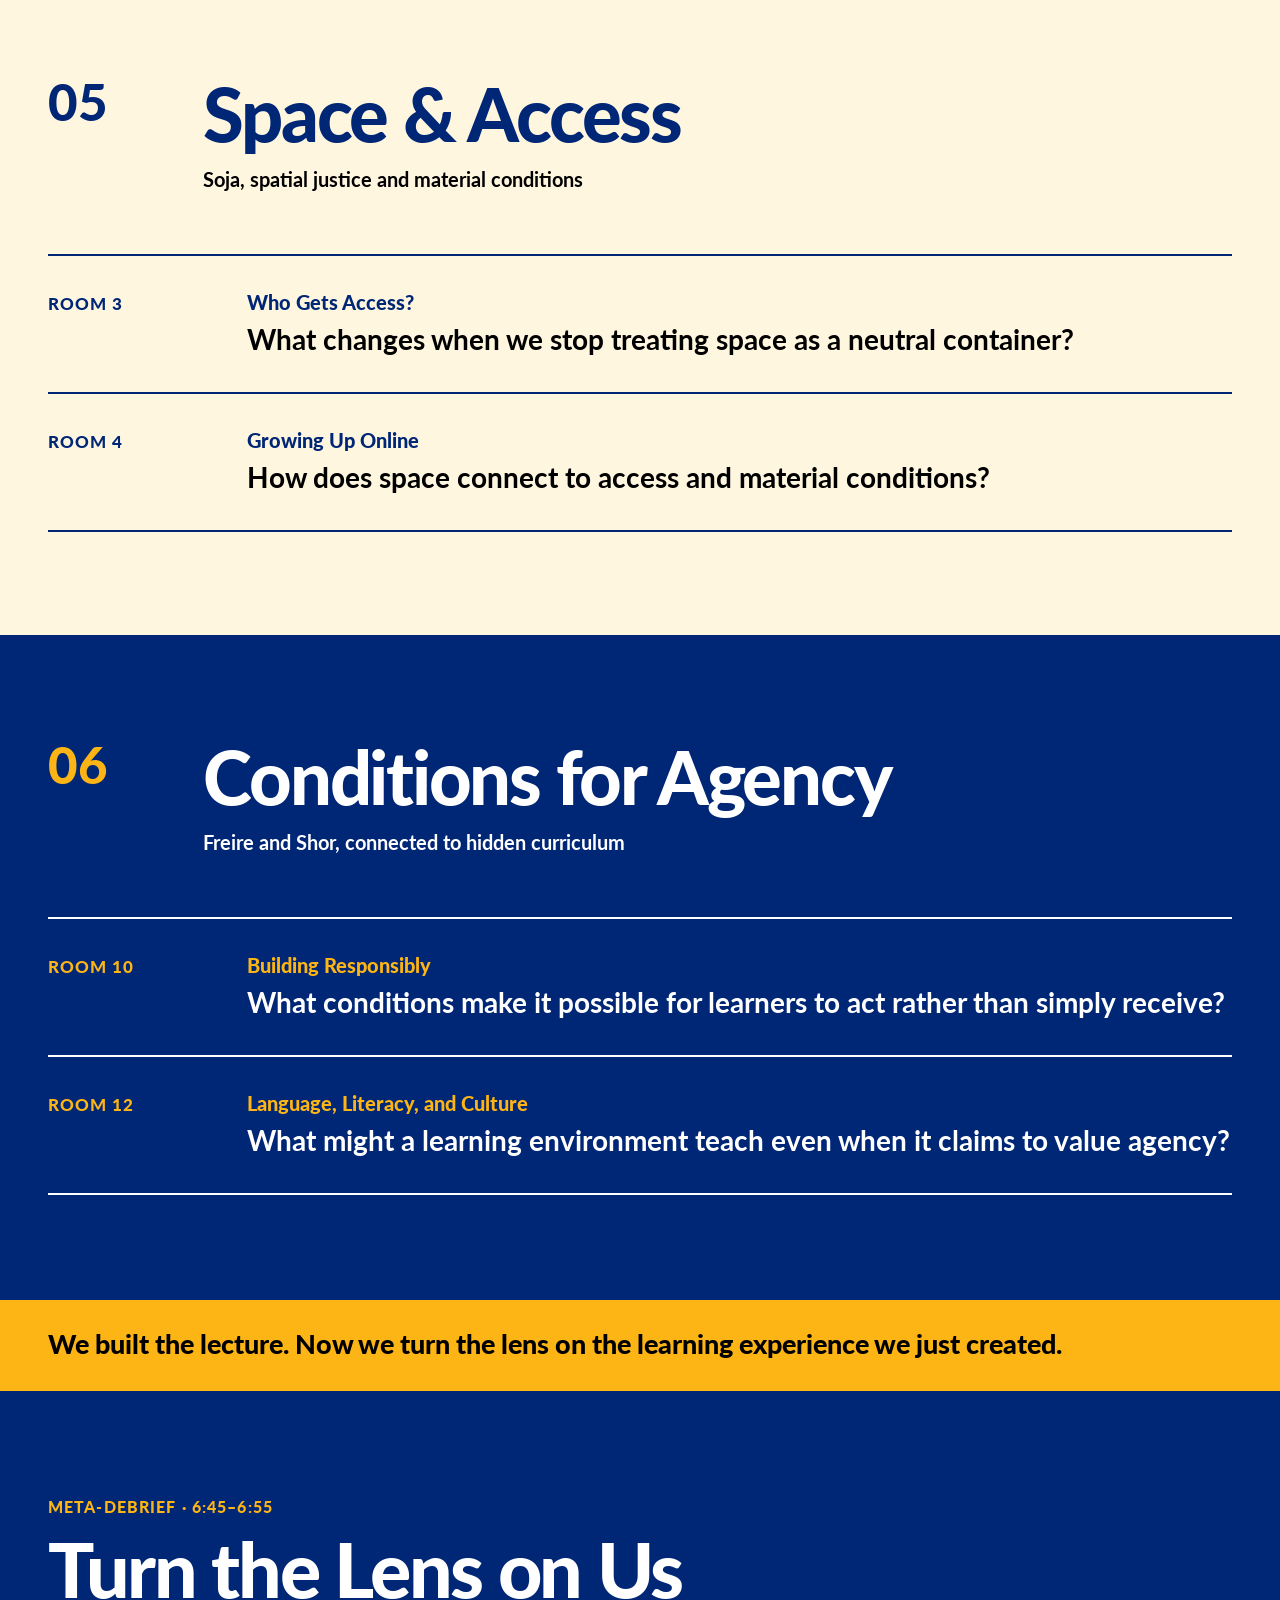
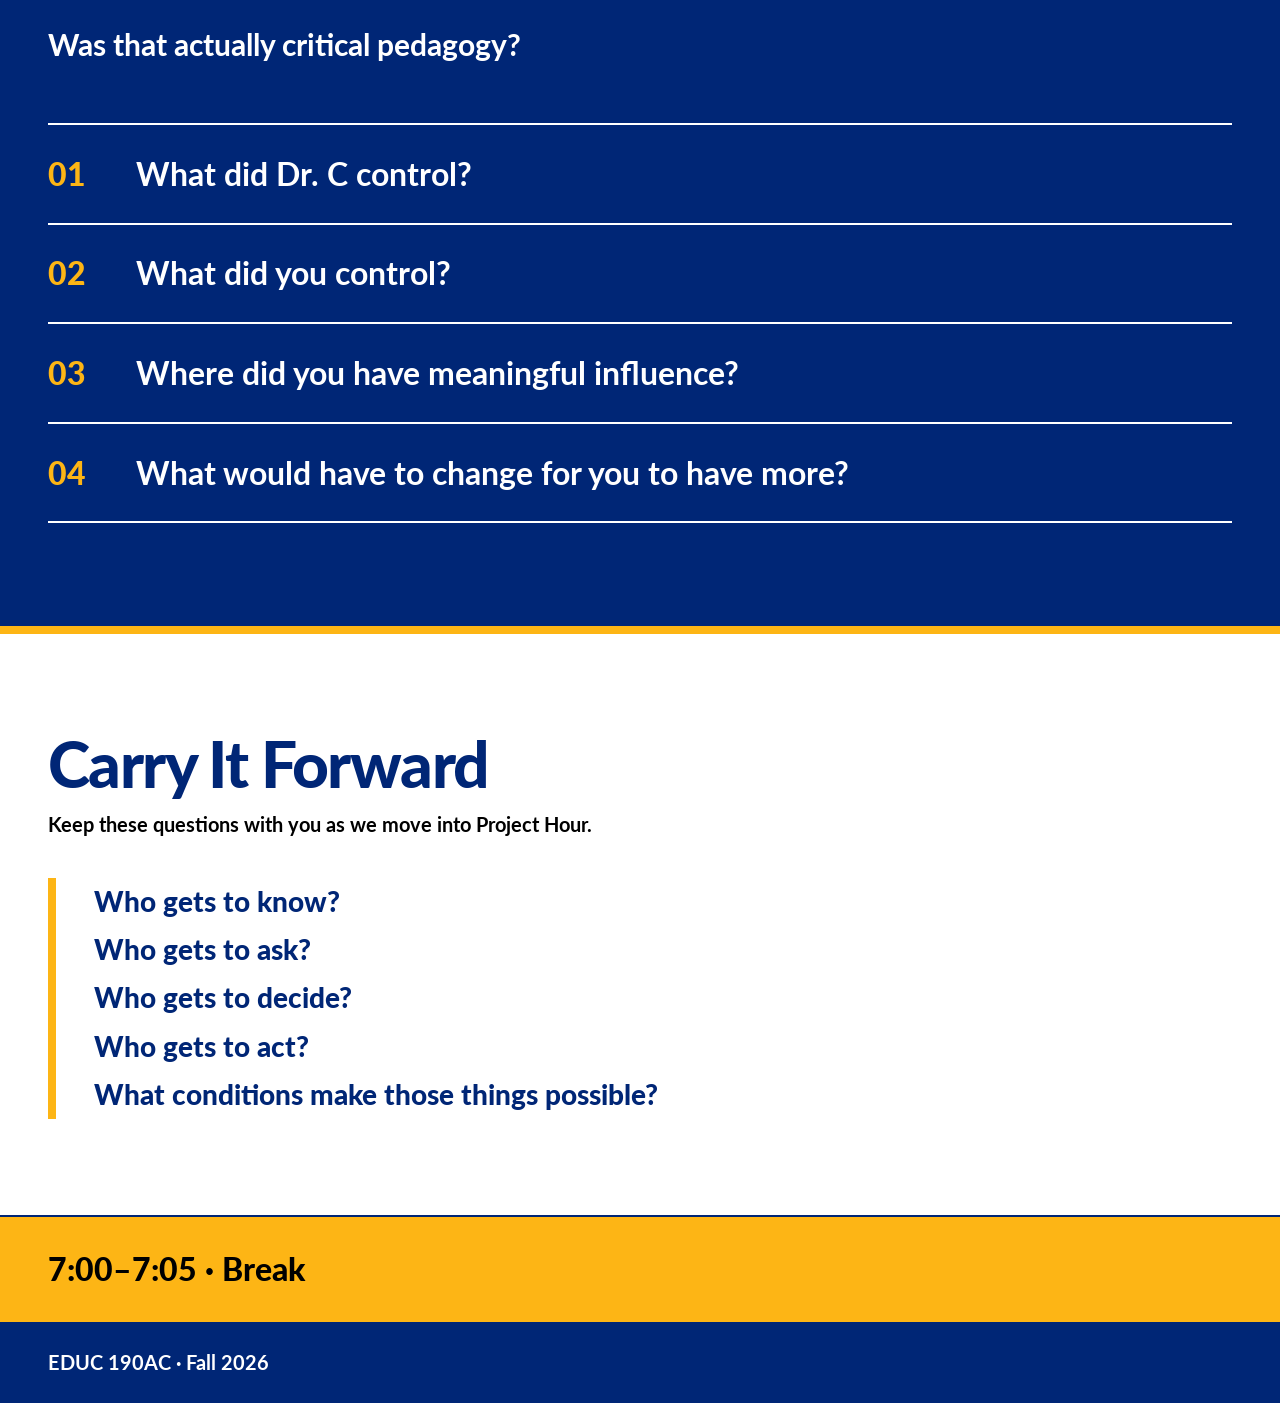
<file: week-05/activity-1.html>
<!doctype html>
<html lang="en">
<head>
  <meta charset="utf-8">
  <meta name="viewport" content="width=device-width, initial-scale=1">
  <meta name="theme-color" content="#002676">
  <title>Week 5 | The Lecture We Build</title>
  <link rel="preconnect" href="https://fonts.googleapis.com">
  <link rel="preconnect" href="https://fonts.gstatic.com" crossorigin>
  <link href="https://fonts.googleapis.com/css2?family=Lato:wght@400;700;900&amp;display=swap" rel="stylesheet">
  <style>
    :root {
      --navy: #002676;
      --gold: #fdb515;
      --pale-gold: #fff6e0;
      --white: #ffffff;
      --black: #000000;
      --max: 74rem;
    }

    * { box-sizing: border-box; }
    html { scroll-behavior: smooth; }

    body {
      margin: 0;
      background: var(--white);
      color: var(--black);
      font-family: Lato, Arial, sans-serif;
      font-size: clamp(1.125rem, 1rem + 0.3vw, 1.35rem);
      line-height: 1.5;
    }

    .skip-link {
      position: fixed;
      z-index: 100;
      top: 0.75rem;
      left: 0.75rem;
      transform: translateY(-180%);
      background: var(--gold);
      color: var(--black);
      padding: 0.75rem 1rem;
      font-weight: 900;
      text-decoration-thickness: 0.12em;
      text-underline-offset: 0.15em;
    }

    .skip-link:focus { transform: translateY(0); }
    a:focus-visible { outline: 0.25rem solid var(--gold); outline-offset: 0.25rem; }

    .wrap {
      width: min(calc(100% - 2.5rem), var(--max));
      margin-inline: auto;
    }

    .site-header {
      background: var(--navy);
      color: var(--white);
      border-bottom: 0.55rem solid var(--gold);
    }

    .site-header .wrap { padding-block: clamp(2.5rem, 6vw, 4.75rem); }

    .eyebrow {
      margin: 0 0 0.7rem;
      color: var(--gold);
      font-size: 1rem;
      font-weight: 900;
      letter-spacing: 0.07em;
      text-transform: uppercase;
    }

    h1,
    h2,
    p { overflow-wrap: break-word; }

    h1 {
      margin: 0;
      color: var(--white);
      font-size: clamp(2.75rem, 6.5vw, 5.2rem);
      font-weight: 900;
      letter-spacing: -0.035em;
      line-height: 1;
    }

    .header-note {
      max-width: 42rem;
      margin: 1rem 0 0;
      color: var(--white);
      font-size: clamp(1.25rem, 1rem + 0.75vw, 1.75rem);
      font-weight: 700;
    }

    .topic {
      padding-block: clamp(3.75rem, 8vw, 6.5rem);
      border-bottom: 0.18rem solid var(--navy);
    }

    .topic--white { background: var(--white); color: var(--black); }
    .topic--gold { background: var(--pale-gold); color: var(--black); }
    .topic--navy { background: var(--navy); color: var(--white); }

    .topic__heading {
      display: grid;
      grid-template-columns: 6.5rem minmax(0, 1fr);
      gap: clamp(1.25rem, 4vw, 3.5rem);
      align-items: start;
      margin-bottom: clamp(2.25rem, 5vw, 3.75rem);
    }

    .topic__number {
      margin: 0;
      color: var(--navy);
      font-size: clamp(2.4rem, 4vw, 3.5rem);
      font-weight: 900;
      line-height: 1;
    }

    .topic--navy .topic__number { color: var(--gold); }

    .topic h2 {
      margin: 0;
      color: var(--navy);
      font-size: clamp(2.6rem, 5.8vw, 4.8rem);
      font-weight: 900;
      letter-spacing: -0.03em;
      line-height: 1.03;
    }

    .topic--navy h2 { color: var(--white); }

    .topic__source {
      margin: 0.75rem 0 0;
      color: var(--black);
      font-weight: 700;
    }

    .topic--navy .topic__source { color: var(--white); }

    .team-list {
      margin: 0;
      padding: 0;
      list-style: none;
      border-bottom: 0.16rem solid var(--navy);
    }

    .topic--navy .team-list { border-bottom-color: var(--white); }

    .team-list li {
      display: grid;
      grid-template-columns: minmax(6.5rem, 0.28fr) minmax(0, 1.72fr);
      gap: clamp(1rem, 3vw, 2.5rem);
      align-items: baseline;
      padding-block: clamp(1.4rem, 3vw, 2.15rem);
      border-top: 0.16rem solid var(--navy);
    }

    .topic--navy .team-list li { border-top-color: var(--white); }

    .room {
      color: var(--navy);
      font-size: 1.05rem;
      font-weight: 900;
      letter-spacing: 0.06em;
      text-transform: uppercase;
    }

    .topic--navy .room { color: var(--gold); }

    .team-list p {
      margin: 0;
      color: var(--black);
      font-size: clamp(1.35rem, 1.1rem + 0.85vw, 2rem);
      font-weight: 700;
      line-height: 1.3;
    }

    .topic--navy .team-list p { color: var(--white); }

    .team-name {
      display: block;
      margin-bottom: 0.35rem;
      color: var(--navy);
      font-size: clamp(1.05rem, 0.95rem + 0.35vw, 1.35rem);
      font-weight: 900;
      line-height: 1.25;
    }

    .topic--navy .team-name { color: var(--gold); }

    .team-prompt { display: block; }

    .transition {
      background: var(--gold);
      color: var(--black);
      border-bottom: 0.18rem solid var(--navy);
    }

    .transition .wrap { padding-block: 1.6rem; }

    .transition p {
      margin: 0;
      color: var(--black);
      font-size: clamp(1.3rem, 1.1rem + 0.7vw, 1.8rem);
      font-weight: 900;
    }

    .debrief {
      background: var(--navy);
      color: var(--white);
      padding-block: clamp(4rem, 8vw, 6.5rem);
      border-bottom: 0.55rem solid var(--gold);
    }

    .debrief-label {
      margin: 0 0 0.6rem;
      color: var(--gold);
      font-size: 1rem;
      font-weight: 900;
      letter-spacing: 0.07em;
      text-transform: uppercase;
    }

    .debrief h2 {
      margin: 0;
      color: var(--white);
      font-size: clamp(2.7rem, 6vw, 4.8rem);
      font-weight: 900;
      letter-spacing: -0.03em;
      line-height: 1.04;
    }

    .debrief-question {
      margin: 0.85rem 0 clamp(2.25rem, 5vw, 3.5rem);
      color: var(--white);
      font-size: clamp(1.4rem, 1.15rem + 0.9vw, 2rem);
      font-weight: 700;
    }

    .question-list {
      margin: 0;
      padding: 0;
      list-style: none;
      counter-reset: question;
      border-bottom: 0.14rem solid var(--white);
    }

    .question-list li {
      counter-increment: question;
      display: grid;
      grid-template-columns: 4.5rem minmax(0, 1fr);
      gap: 1rem;
      padding-block: clamp(1.25rem, 2.5vw, 1.8rem);
      border-top: 0.14rem solid var(--white);
      color: var(--white);
      font-size: clamp(1.45rem, 1.2rem + 1vw, 2.2rem);
      font-weight: 700;
      line-height: 1.25;
    }

    .question-list li::before {
      content: counter(question, decimal-leading-zero);
      color: var(--gold);
      font-weight: 900;
    }

    .carry {
      background: var(--white);
      color: var(--black);
      padding-block: clamp(4rem, 8vw, 6rem);
    }

    .carry h2 {
      margin: 0;
      color: var(--navy);
      font-size: clamp(2.6rem, 5vw, 4.3rem);
      font-weight: 900;
      letter-spacing: -0.025em;
      line-height: 1.05;
    }

    .carry-note { margin: 0.8rem 0 2.4rem; color: var(--black); font-weight: 700; }

    .carry-list {
      margin: 0;
      padding: 0 0 0 clamp(1.3rem, 3vw, 2.5rem);
      list-style: none;
      border-left: 0.55rem solid var(--gold);
    }

    .carry-list li {
      padding-block: 0.45rem;
      color: var(--navy);
      font-size: clamp(1.7rem, 2.2vw, 2.6rem);
      font-weight: 900;
      line-height: 1.2;
    }

    .break {
      background: var(--gold);
      color: var(--black);
      border-top: 0.18rem solid var(--navy);
    }

    .break .wrap { padding-block: 1.8rem; }
    .break p { margin: 0; color: var(--black); font-size: clamp(1.5rem, 1.2rem + 1vw, 2.2rem); font-weight: 900; }

    .page-footer { background: var(--navy); color: var(--white); }
    .page-footer .wrap { padding-block: 1.6rem; }
    .page-footer p { margin: 0; color: var(--white); font-weight: 700; }

    @media (max-width: 42rem) {
      .topic__heading { grid-template-columns: 1fr; gap: 0.75rem; }
      .team-list li { grid-template-columns: 1fr; gap: 0.35rem; }
      .question-list li { grid-template-columns: 3.25rem minmax(0, 1fr); }
    }

    @media (prefers-reduced-motion: reduce) { html { scroll-behavior: auto; } }

    @media (forced-colors: active) {
      .site-header,
      .topic,
      .debrief,
      .transition,
      .break,
      .page-footer { border: 0.18rem solid CanvasText; }
    }

    @media print {
      .topic,
      .debrief,
      .carry { padding-block: 2rem; }
      .site-header .wrap { padding-block: 2rem; }
    }
  </style>
</head>
<body>
  <a class="skip-link" href="#main">Skip to the shared lecture</a>

  <header class="site-header">
    <div class="wrap">
      <p class="eyebrow">EDUC 190AC · Week 5 · Curriculum Hour · 6:25–6:45</p>
      <h1>The Lecture We Build</h1>
      <p class="header-note">Each pair of teams adds one part of our shared orientation.</p>
    </div>
  </header>

  <main id="main">
    <section class="topic topic--white" id="banking" aria-labelledby="banking-heading">
      <div class="wrap">
        <div class="topic__heading">
          <p class="topic__number" aria-hidden="true">01</p>
          <div>
            <h2 id="banking-heading">Banking Education</h2>
            <p class="topic__source">Freire, with a connection back to Gramsci and Apple</p>
          </div>
        </div>
        <ul class="team-list">
          <li><span class="room">Room 5</span><p><span class="team-name">Teachers, Reimagined</span><span class="team-prompt">What is Freire pushing against?</span></p></li>
          <li><span class="room">Room 6</span><p><span class="team-name">Presence &amp; Care</span><span class="team-prompt">What happens when we connect Freire back to Gramsci and Apple?</span></p></li>
        </ul>
      </div>
    </section>

    <section class="topic topic--gold" id="problem-posing" aria-labelledby="problem-heading">
      <div class="wrap">
        <div class="topic__heading">
          <p class="topic__number" aria-hidden="true">02</p>
          <div>
            <h2 id="problem-heading">Problem-Posing &amp; Co-Investigation</h2>
            <p class="topic__source">Freire, with a connection to critical theory and reflexivity</p>
          </div>
        </div>
        <ul class="team-list">
          <li><span class="room">Room 2</span><p><span class="team-name">Code, Judgment &amp; the Future of Technical Work</span><span class="team-prompt">What changes when education becomes problem-posing?</span></p></li>
          <li><span class="room">Room 9</span><p><span class="team-name">The Discovery Lab</span><span class="team-prompt">What becomes possible when learners can investigate the conditions shaping their own education?</span></p></li>
        </ul>
      </div>
    </section>

    <section class="topic topic--navy" id="praxis" aria-labelledby="praxis-heading">
      <div class="wrap">
        <div class="topic__heading">
          <p class="topic__number" aria-hidden="true">03</p>
          <div>
            <h2 id="praxis-heading">Praxis</h2>
            <p class="topic__source">Reflection and action, connected to material conditions</p>
          </div>
        </div>
        <ul class="team-list">
          <li><span class="room">Room 11</span><p><span class="team-name">Whose Story Counts?</span><span class="team-prompt">What is the relationship between reflection and action?</span></p></li>
          <li><span class="room">Room 1</span><p><span class="team-name">Course Fellows</span><span class="team-prompt">What happens when we connect praxis back to material conditions?</span></p></li>
        </ul>
      </div>
    </section>

    <section class="topic topic--white" id="participation" aria-labelledby="participation-heading">
      <div class="wrap">
        <div class="topic__heading">
          <p class="topic__number" aria-hidden="true">04</p>
          <div>
            <h2 id="participation-heading">Participation &amp; Authority</h2>
            <p class="topic__source">Shor on meaningful participation, structure and teacher responsibility</p>
          </div>
        </div>
        <ul class="team-list">
          <li><span class="room">Room 7</span><p><span class="team-name">Presence &amp; Care</span><span class="team-prompt">When is participation actually meaningful?</span></p></li>
          <li><span class="room">Room 8</span><p><span class="team-name">Beyond the Algorithm</span><span class="team-prompt">If learners have meaningful influence, what remains the responsibility of the teacher?</span></p></li>
        </ul>
      </div>
    </section>

    <section class="topic topic--gold" id="space" aria-labelledby="space-heading">
      <div class="wrap">
        <div class="topic__heading">
          <p class="topic__number" aria-hidden="true">05</p>
          <div>
            <h2 id="space-heading">Space &amp; Access</h2>
            <p class="topic__source">Soja, spatial justice and material conditions</p>
          </div>
        </div>
        <ul class="team-list">
          <li><span class="room">Room 3</span><p><span class="team-name">Who Gets Access?</span><span class="team-prompt">What changes when we stop treating space as a neutral container?</span></p></li>
          <li><span class="room">Room 4</span><p><span class="team-name">Growing Up Online</span><span class="team-prompt">How does space connect to access and material conditions?</span></p></li>
        </ul>
      </div>
    </section>

    <section class="topic topic--navy" id="agency" aria-labelledby="agency-heading">
      <div class="wrap">
        <div class="topic__heading">
          <p class="topic__number" aria-hidden="true">06</p>
          <div>
            <h2 id="agency-heading">Conditions for Agency</h2>
            <p class="topic__source">Freire and Shor, connected to hidden curriculum</p>
          </div>
        </div>
        <ul class="team-list">
          <li><span class="room">Room 10</span><p><span class="team-name">Building Responsibly</span><span class="team-prompt">What conditions make it possible for learners to act rather than simply receive?</span></p></li>
          <li><span class="room">Room 12</span><p><span class="team-name">Language, Literacy, and Culture</span><span class="team-prompt">What might a learning environment teach even when it claims to value agency?</span></p></li>
        </ul>
      </div>
    </section>

    <aside class="transition" aria-label="Transition to the meta-debrief">
      <div class="wrap"><p>We built the lecture. Now we turn the lens on the learning experience we just created.</p></div>
    </aside>

    <section class="debrief" id="meta-debrief" aria-labelledby="debrief-heading">
      <div class="wrap">
        <p class="debrief-label">Meta-Debrief · 6:45–6:55</p>
        <h2 id="debrief-heading">Turn the Lens on Us</h2>
        <p class="debrief-question">Was that actually critical pedagogy?</p>
        <ol class="question-list">
          <li>What did Dr. C control?</li>
          <li>What did you control?</li>
          <li>Where did you have meaningful influence?</li>
          <li>What would have to change for you to have more?</li>
        </ol>
      </div>
    </section>

    <section class="carry" id="carry-forward" aria-labelledby="carry-heading">
      <div class="wrap">
        <h2 id="carry-heading">Carry It Forward</h2>
        <p class="carry-note">Keep these questions with you as we move into Project Hour.</p>
        <ul class="carry-list">
          <li>Who gets to know?</li>
          <li>Who gets to ask?</li>
          <li>Who gets to decide?</li>
          <li>Who gets to act?</li>
          <li>What conditions make those things possible?</li>
        </ul>
      </div>
    </section>

    <aside class="break" aria-label="Break time">
      <div class="wrap"><p>7:00–7:05 · Break</p></div>
    </aside>
  </main>

  <footer class="page-footer">
    <div class="wrap"><p>EDUC 190AC · Fall 2026</p></div>
  </footer>
</body>
</html>
</file>
<file: week-03/site.css>
:root{--navy:#002676;--gold:#FDB515;--ink:#000;--line:#bdcbd9;--cream:#fff8e8}*{box-sizing:border-box}body{margin:0;background:#fff;color:var(--ink);font:17px/1.6 system-ui,-apple-system,BlinkMacSystemFont,"Segoe UI",sans-serif}a{color:var(--navy);text-underline-offset:3px}a:hover{text-decoration-thickness:2px}a:focus-visible{outline:3px solid var(--navy);outline-offset:5px}.skip{position:absolute;top:-100px;background:#fff;padding:12px;z-index:5}.skip:focus{top:0}.top{background:var(--navy);color:white;border-bottom:5px solid var(--gold)}.top-inner{max-width:1180px;margin:auto;padding:20px 30px;display:flex;justify-content:space-between;align-items:center;gap:24px}.brand{font-size:16px;font-weight:750;letter-spacing:.035em}.brand span{display:block;font-size:13px;letter-spacing:0;font-weight:400;margin-top:2px}.top nav{display:flex;gap:22px;align-items:center}.top a{color:white;font-size:15px}.top a:focus-visible{outline-color:var(--gold)}.top [aria-current=page]{text-decoration-thickness:3px;text-decoration-color:var(--gold)}.agenda-link{margin-left:12px}.shell{max-width:1180px;margin:auto;padding:42px 30px 35px}.eyebrow{font-size:13px;letter-spacing:.1em;font-weight:750;color:var(--navy)}h1{font-size:clamp(30px,3.7vw,43px);line-height:1.15;letter-spacing:-.02em;color:var(--navy);margin:12px 0 17px;max-width:850px}h2{font-size:25px;line-height:1.25;color:var(--navy);margin:0 0 18px}h3{font-size:20px;line-height:1.3;color:var(--navy);margin:25px 0 10px}p{margin:0 0 17px}p:last-child{margin-bottom:0}.lead{font-size:19px;max-width:790px;margin-bottom:22px}.button{display:inline-flex;align-items:center;min-height:45px;padding:10px 18px;background:var(--gold);border:2px solid var(--gold);border-radius:6px;color:var(--navy);text-decoration:none;font-size:16px;font-weight:700}.button:hover{border-color:var(--navy)}.layout{display:grid;grid-template-columns:minmax(0,1fr) 230px;gap:55px;margin-top:34px;align-items:start}.content{min-width:0}.section{padding:0 0 30px;margin-bottom:30px;border-bottom:1px solid var(--line);scroll-margin-top:25px}.section:last-child{border-bottom:0;margin-bottom:0}ol{padding-left:24px;margin:0}li{padding-left:7px;margin-bottom:15px}li:last-child{margin-bottom:0}.lenses p{padding:0 0 0 17px;border-left:3px solid var(--gold);margin-bottom:24px}.lenses p:last-child{border:0;padding-left:0;font-size:15px}.lenses strong{color:var(--navy);display:inline-block;margin-bottom:4px}.learning-note{background:var(--cream);padding:25px;border:0;border-left:4px solid var(--gold);font-size:16px}.learning-note h2{font-size:23px}.aside{position:sticky;top:25px;border-top:4px solid var(--gold);padding-top:16px}.aside h2{font-size:17px}.aside a{display:block;font-size:15px;line-height:1.45;margin:0 0 14px}footer{font-size:13px;margin-top:28px;padding-top:17px;border-top:1px solid var(--line)}@media(max-width:850px){.layout{grid-template-columns:1fr;gap:0}.aside{display:none}.top-inner{align-items:flex-start;flex-direction:column;gap:15px}.shell{padding-top:30px}.top nav{gap:23px}.agenda-link{margin-left:0}}@media(max-width:540px){.shell{padding:28px 20px}.top-inner{padding:18px 20px}.lead{font-size:18px}.learning-note{padding:20px}.top nav{gap:23px}h2{font-size:23px}.section{margin-bottom:25px;padding-bottom:25px}}

.copy-note{font-size:14px;margin:10px 0 0}.resource-links{display:flex;flex-wrap:wrap;gap:12px;margin-bottom:22px}.button.secondary{background:white;border-color:var(--navy)}.example-pair{display:grid;grid-template-columns:1fr 1.45fr;gap:18px;margin:18px 0 22px}.example-pair p{padding:18px;background:#f2f5f9;border-top:3px solid var(--navy);margin:0}.example-pair p:last-child{background:var(--cream);border-color:var(--gold)}.example-pair strong{display:block;color:var(--navy);font-size:14px}.design-path{display:grid;grid-template-columns:repeat(3,1fr);gap:22px;margin:24px 0 28px}.design-path span{position:relative;border-top:4px solid var(--gold);background:#f2f5f9;padding:14px 12px;font-size:14px;line-height:1.45}.design-path span:not(:last-child):after{content:"→";position:absolute;right:-19px;top:28px;color:var(--navy)}.design-path b{display:block;color:var(--navy);font-size:18px;margin-bottom:6px}.lenses p:last-child{border-top:1px solid var(--line);padding-top:20px;font-size:16px}.lenses p:last-child strong{display:inline;color:inherit}@media(max-width:600px){.example-pair{grid-template-columns:1fr}.design-path{grid-template-columns:1fr;gap:22px}.design-path span:not(:last-child):after{content:"↓";top:auto;right:50%;bottom:-23px}}
</file>
